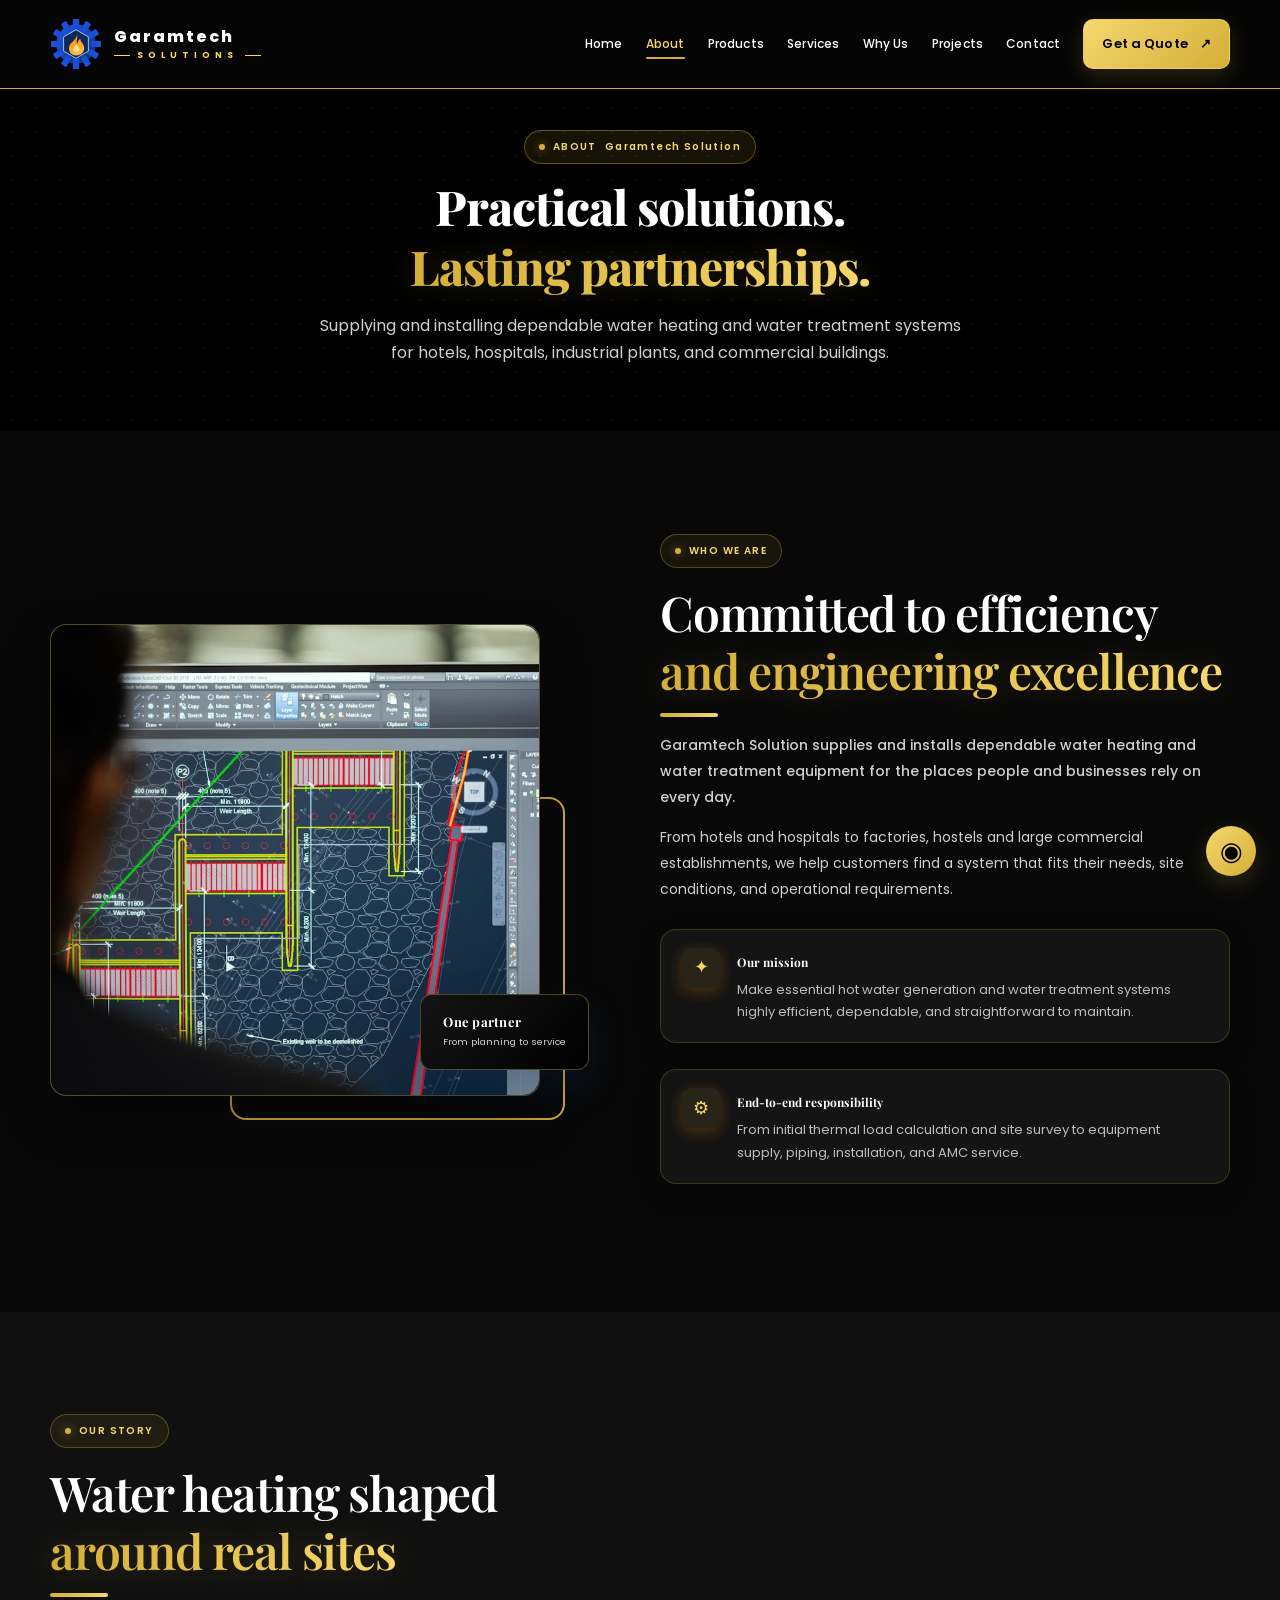
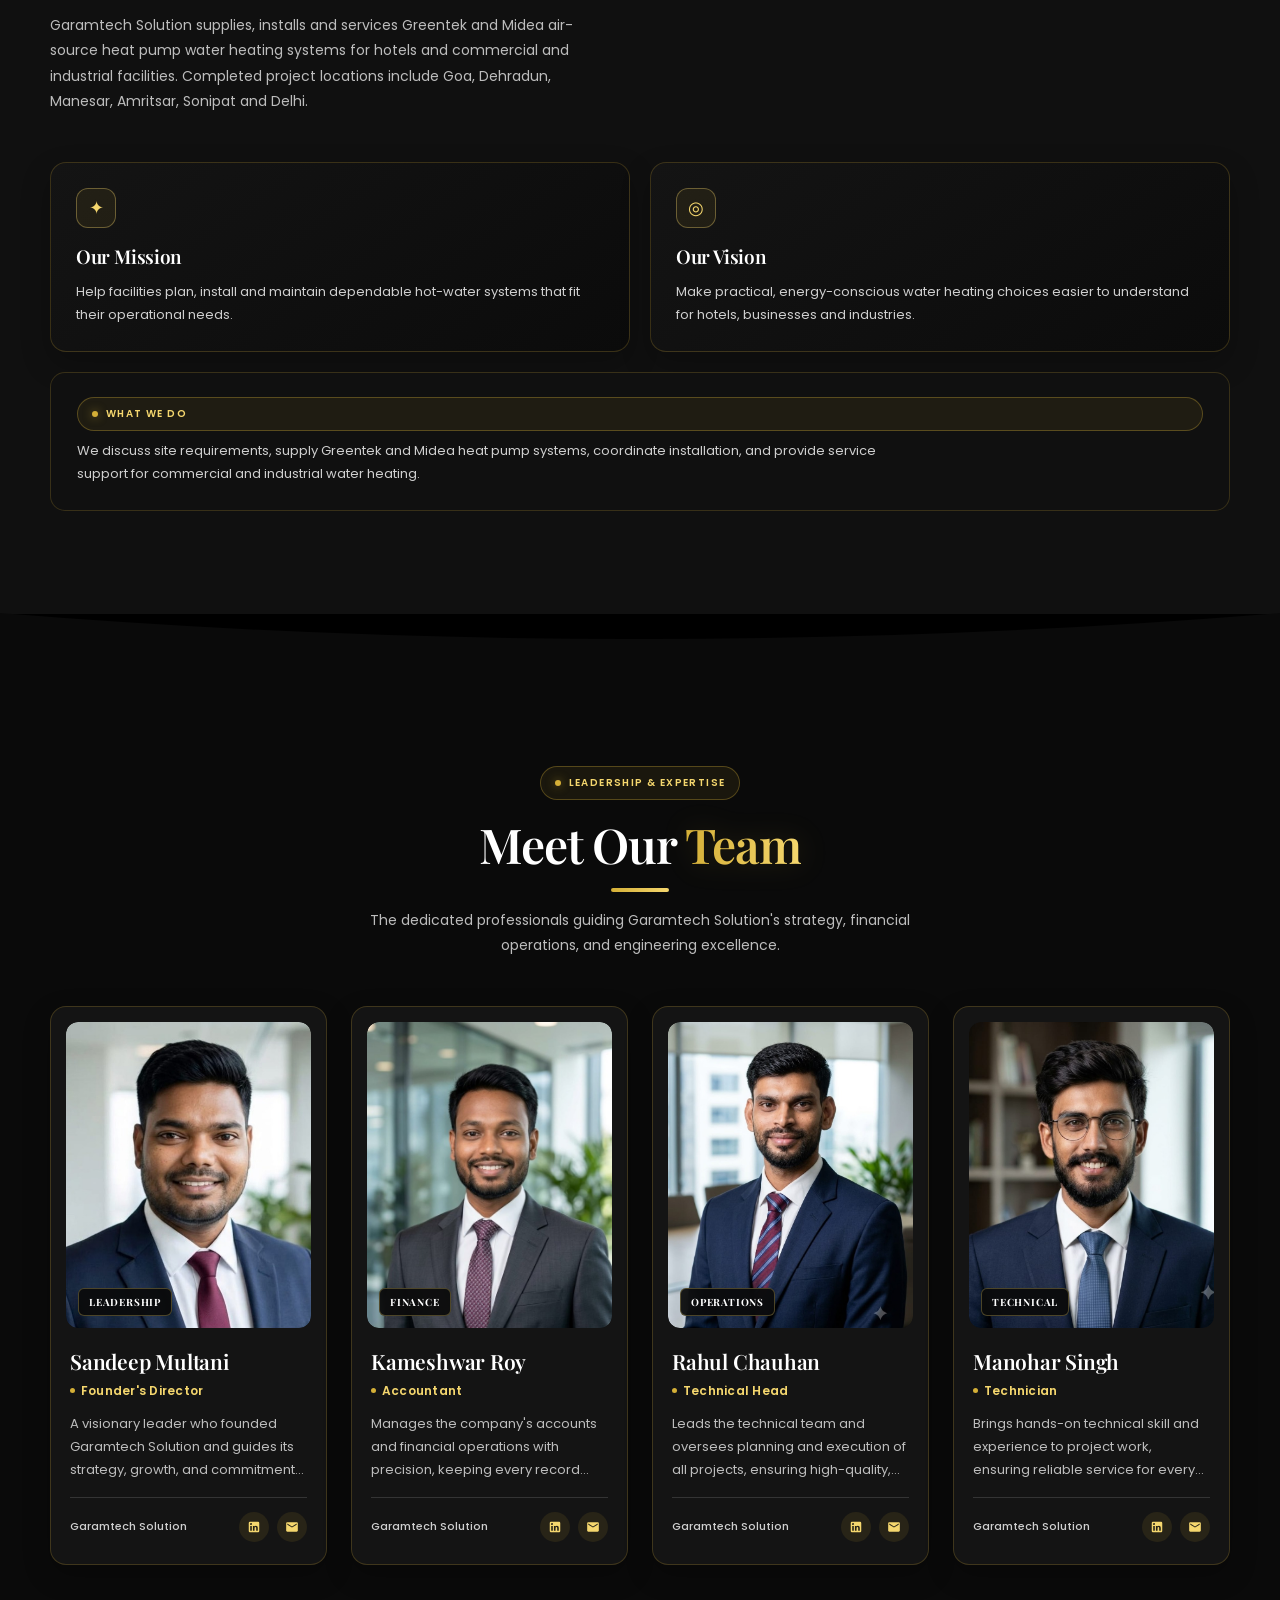
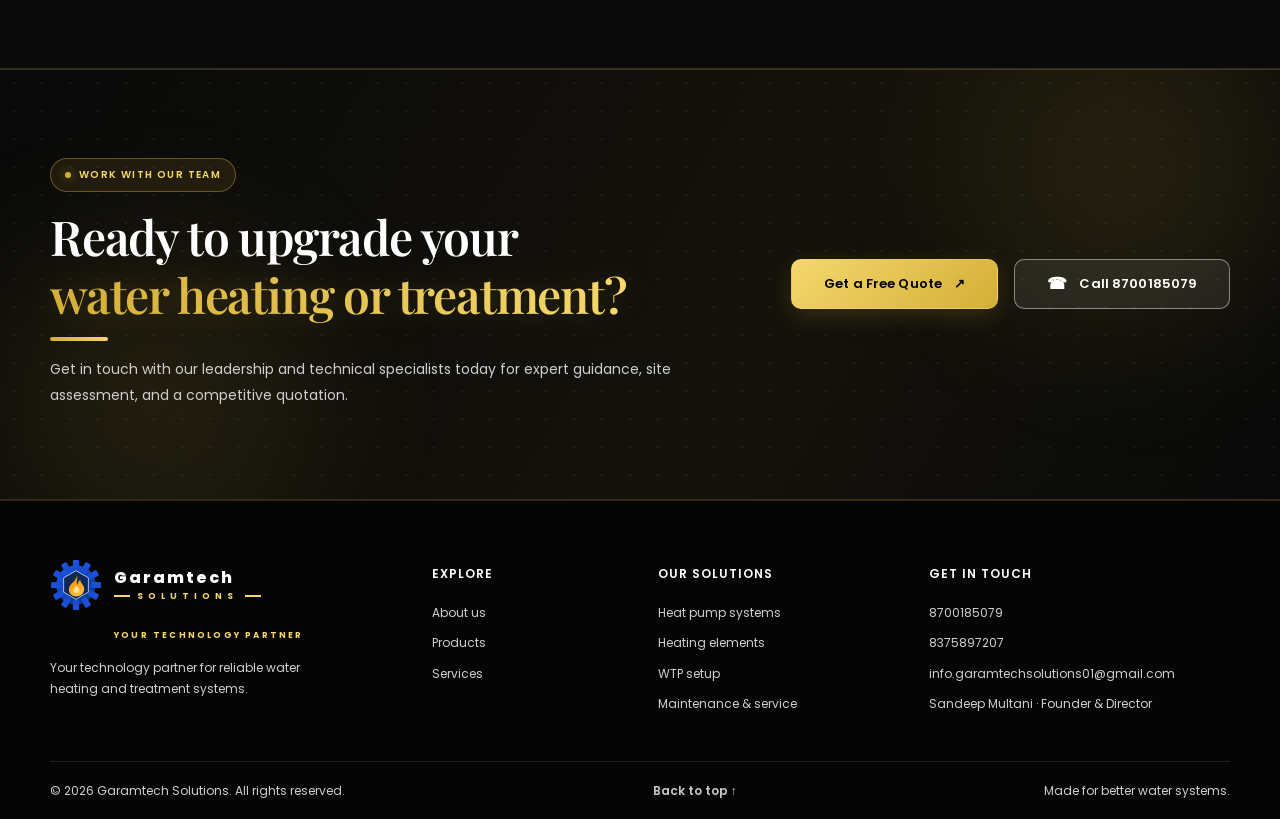
<file: about.html>
<!DOCTYPE html>
<html lang="en">
<head>
  <meta charset="UTF-8">
  <meta name="viewport" content="width=device-width, initial-scale=1.0">
  <title>About Us | Garamtech Solution - Meet Our Team</title>
  <meta name="description" content="Learn about Garamtech Solution and meet our dedicated leadership and engineering team. Reliable water heating and treatment solutions.">
  <link rel="icon" type="image/svg+xml" href="assets/images/logo-icon.svg">
  <link rel="preconnect" href="https://fonts.googleapis.com">
  <link rel="preconnect" href="https://fonts.gstatic.com" crossorigin>
  <link href="https://fonts.googleapis.com/css2?family=Playfair+Display:wght@600;700&family=Poppins:wght@400;500;600&display=swap" rel="stylesheet">
  <link rel="stylesheet" href="style.css">
  <script src="script.js" defer></script>
</head>
<body>
  <div class="scroll-progress-bar" id="scrollProgressBar" aria-hidden="true"></div>
  <a class="skip-link" href="#main">Skip to content</a>

  <!-- ==========================================================================
       SITE HEADER & NAVIGATION
       ========================================================================== -->
  <header class="site-header" id="top">
    <nav class="navbar container" aria-label="Main navigation">
      <a class="brand" href="index.html#home" aria-label="Garamtech Solutions home">
        <svg class="brand-mark" viewBox="0 0 100 100" fill="none" aria-hidden="true">
          <defs>
            <linearGradient id="nav-gear-gradient" x1="13" y1="8" x2="88" y2="94" gradientUnits="userSpaceOnUse"><stop stop-color="#1E5BFF"/><stop offset="1" stop-color="#0B2A5B"/></linearGradient>
            <linearGradient id="nav-flame-gradient" x1="39" y1="32" x2="63" y2="72" gradientUnits="userSpaceOnUse"><stop stop-color="#FF8A00"/><stop offset="1" stop-color="#FFC24A"/></linearGradient>
            <linearGradient id="nav-flame-highlight" x1="45" y1="47" x2="58" y2="67" gradientUnits="userSpaceOnUse"><stop stop-color="#FFF8D6"/><stop offset="1" stop-color="#FFD66E"/></linearGradient>
          </defs>
          <g fill="url(#nav-gear-gradient)">
            <circle cx="50" cy="50" r="38"/>
            <rect x="44" y="2" width="12" height="20" rx="2"/>
            <rect x="44" y="2" width="12" height="20" rx="2" transform="rotate(30 50 50)"/>
            <rect x="44" y="2" width="12" height="20" rx="2" transform="rotate(60 50 50)"/>
            <rect x="44" y="2" width="12" height="20" rx="2" transform="rotate(90 50 50)"/>
            <rect x="44" y="2" width="12" height="20" rx="2" transform="rotate(120 50 50)"/>
            <rect x="44" y="2" width="12" height="20" rx="2" transform="rotate(150 50 50)"/>
            <rect x="44" y="2" width="12" height="20" rx="2" transform="rotate(180 50 50)"/>
            <rect x="44" y="2" width="12" height="20" rx="2" transform="rotate(210 50 50)"/>
            <rect x="44" y="2" width="12" height="20" rx="2" transform="rotate(240 50 50)"/>
            <rect x="44" y="2" width="12" height="20" rx="2" transform="rotate(270 50 50)"/>
            <rect x="44" y="2" width="12" height="20" rx="2" transform="rotate(300 50 50)"/>
            <rect x="44" y="2" width="12" height="20" rx="2" transform="rotate(330 50 50)"/>
          </g>
          <path d="M50 22.5 73.82 36.25V63.75L50 77.5 26.18 63.75V36.25L50 22.5Z" fill="#0B2A5B" stroke="#C9D9FF" stroke-width="1.6"/>
          <path class="logo-flame" d="M51.7 31.5C54.7 39.5 48.4 43.1 53.1 49.1C53.4 44.8 56 41.9 58.2 39.5C58.1 46.3 65.8 49.6 65.8 57.7C65.8 66.1 59.2 71.9 50.8 71.9C42.5 71.9 36.4 66.2 36.4 58.6C36.4 51.7 41.1 47.8 45.7 43.1C49.5 39.2 51.8 35.4 51.7 31.5Z" fill="url(#nav-flame-gradient)"/>
          <path d="M50.1 51.3C48.5 54 45.4 56.4 45.4 60C45.4 63.4 47.8 65.8 51 65.8C54.3 65.8 56.6 63.4 56.6 60.2C56.6 57 53.5 54.2 50.1 51.3Z" fill="url(#nav-flame-highlight)"/>
        </svg>
        <span class="brand-copy"><strong class="brand-name">Garamtech</strong><small class="brand-subtitle">SOLUTIONS</small></span>
      </a>
      <button class="menu-toggle" type="button" aria-label="Open navigation menu" aria-expanded="false" aria-controls="primary-menu">
        <span></span><span></span><span></span>
      </button>
      <div class="nav-menu" id="primary-menu">
        <a href="index.html#home">Home</a>
        <a href="about.html" class="active" aria-current="page">About</a>
        <a href="index.html#products">Products</a>
        <a href="index.html#services">Services</a>
        <a href="index.html#why-us">Why Us</a>
        <a href="index.html#projects">Projects</a>
        <a href="index.html#contact">Contact</a>
        <a class="button button-small button-orange nav-quote" href="index.html#contact">Get a Quote <span aria-hidden="true">↗</span></a>
      </div>
    </nav>
  </header>

  <main id="main">
    <!-- ==========================================================================
         PAGE BANNER / HERO
         ========================================================================== -->
    <section class="page-header">
      <div class="container">
        <span class="eyebrow eyebrow-light"><i></i> ABOUT <span style="text-transform: none;">Garamtech Solution</span></span>
        <h1>Practical solutions.<br><span>Lasting partnerships.</span></h1>
        <p>Supplying and installing dependable water heating and water treatment systems for hotels, hospitals, industrial plants, and commercial buildings.</p>
      </div>
    </section>

    <!-- ==========================================================================
         ABOUT STORY & MISSION
         ========================================================================== -->
    <section class="section about-section" id="about-story">
      <div class="container about-grid">
        <div class="about-visual reveal">
          <div class="about-image image-frame">
            <img src="assets/images/heat-pump-working.jpg" alt="How a Heat Pump Works diagram" loading="lazy" onerror="this.onerror=null;this.src='assets/images/heat-pump-working.svg';">
          </div>
          <div class="about-badge"><strong>One partner</strong><span>From planning to service</span></div>
          <div class="about-decoration" aria-hidden="true"></div>
        </div>
        <div class="about-copy reveal">
          <span class="eyebrow"><i></i> WHO WE ARE</span>
          <h2>Committed to efficiency<br><span>and engineering excellence</span></h2>
          <p class="lead">Garamtech Solution supplies and installs dependable water heating and water treatment equipment for the places people and businesses rely on every day.</p>
          <p>From hotels and hospitals to factories, hostels and large commercial establishments, we help customers find a system that fits their needs, site conditions, and operational requirements.</p>
          <div class="mission-card">
            <span class="mission-icon" aria-hidden="true">✦</span>
            <div>
              <strong>Our mission</strong>
              <p>Make essential hot water generation and water treatment systems highly efficient, dependable, and straightforward to maintain.</p>
            </div>
          </div>
          <div class="mission-card">
            <span class="mission-icon" aria-hidden="true">⚙</span>
            <div>
              <strong>End-to-end responsibility</strong>
              <p>From initial thermal load calculation and site survey to equipment supply, piping, installation, and AMC service.</p>
            </div>
          </div>
        </div>
      </div>
    </section>

    <section class="section expanded-section expanded-section-soft" aria-labelledby="about-story-heading">
      <div class="container">
        <div class="section-heading reveal">
          <span class="eyebrow"><i></i> OUR STORY</span>
          <h2 id="about-story-heading">Water heating shaped<br><span>around real sites</span></h2>
          <p>Garamtech Solution supplies, installs and services Greentek and Midea air-source heat pump water heating systems for hotels and commercial and industrial facilities. Completed project locations include Goa, Dehradun, Manesar, Amritsar, Sonipat and Delhi.</p>
        </div>
        <div class="mission-vision-grid">
          <article class="detail-card reveal"><span class="detail-icon" aria-hidden="true">✦</span><h3>Our Mission</h3><p>Help facilities plan, install and maintain dependable hot-water systems that fit their operational needs.</p></article>
          <article class="detail-card reveal"><span class="detail-icon" aria-hidden="true">◎</span><h3>Our Vision</h3><p>Make practical, energy-conscious water heating choices easier to understand for hotels, businesses and industries.</p></article>
        </div>
        <div class="what-we-do-card reveal">
          <span class="eyebrow"><i></i> WHAT WE DO</span>
          <p>We discuss site requirements, supply Greentek and Midea heat pump systems, coordinate installation, and provide service support for commercial and industrial water heating.</p>
        </div>
      </div>
    </section>

    <div class="section-divider divider-about-products" aria-hidden="true">
      <svg viewBox="0 0 1440 40" fill="none" preserveAspectRatio="none"><path d="M0,0 Q720,40 1440,0 L1440,40 L0,40 Z" fill="#0a0a0a"/></svg>
    </div>

    <!-- ==========================================================================
         MEET OUR TEAM SECTION (EXCLUSIVE TO ABOUT PAGE)
         ========================================================================== -->
    <section class="section team-section" id="team" aria-labelledby="team-heading" style="background: #0a0a0a;">
      <div class="container">
        
        <div class="section-heading centered reveal">
          <span class="eyebrow"><i></i> LEADERSHIP &amp; EXPERTISE</span>
          <h2 id="team-heading">Meet Our <span>Team</span></h2>
          <p>The dedicated professionals guiding Garamtech Solution's strategy, financial operations, and engineering excellence.</p>
        </div>

        <div class="team-grid">

          <!-- Member 1: Sandeep Multani -->
          <article class="team-card reveal" tabindex="0">
            <div class="team-image-wrapper">
              <img 
                class="team-image" 
                src="assets/images/sandeep-multani.jpg" 
                alt="Photo of Sandeep Multani, Founder's Director" 
                loading="lazy"
              >
              <span class="team-badge">Leadership</span>
            </div>
            <div class="team-content">
              <h3 class="team-name">Sandeep Multani</h3>
              <p class="team-role">
                <span class="team-role-dot" aria-hidden="true"></span>
                Founder's Director
              </p>
              <p class="team-desc">
                A visionary leader who founded Garamtech Solution and guides its strategy, growth, and commitment to quality.
              </p>
              <div class="team-footer">
                <span class="team-company-tag">Garamtech Solution</span>
                <div class="team-socials" aria-label="Social profiles for Sandeep Multani">
                  <a href="index.html#contact" class="team-social-link" aria-label="LinkedIn profile">
                    <svg viewBox="0 0 24 24"><path d="M19 3a2 2 0 0 1 2 2v14a2 2 0 0 1-2 2H5a2 2 0 0 1-2-2V5a2 2 0 0 1 2-2h14m-.5 15.5v-5.3a3.26 3.26 0 0 0-3.26-3.26c-.85 0-1.84.52-2.28 1.3v-1.11h-2.79v8.37h2.79v-4.93c0-.77.62-1.4 1.39-1.4a1.4 1.4 0 0 1 1.4 1.4v4.93h2.75M6.88 8.56a1.68 1.68 0 0 0 1.68-1.68c0-.93-.75-1.69-1.68-1.69a1.69 1.69 0 0 0-1.69 1.69c0 .93.76 1.68 1.69 1.68m1.39 9.94v-8.37H5.5v8.37h2.77z"/></svg>
                  </a>
                  <a href="index.html#contact" class="team-social-link" aria-label="Contact email">
                    <svg viewBox="0 0 24 24"><path d="M20 4H4c-1.1 0-1.99.9-1.99 2L2 18c0 1.1.9 2 2 2h16c1.1 0 2-.9 2-2V6c0-1.1-.9-2-2-2zm0 4l-8 5-8-5V6l8 5 8-5v2z"/></svg>
                  </a>
                </div>
              </div>
            </div>
          </article>

          <!-- Member 2: Kameshwar Roy -->
          <article class="team-card reveal" tabindex="0">
            <div class="team-image-wrapper">
              <img 
                class="team-image" 
                src="assets/images/kameshwar-roy.jpg" 
                alt="Photo of Kameshwar Roy, Accountant" 
                loading="lazy"
              >
              <span class="team-badge">Finance</span>
            </div>
            <div class="team-content">
              <h3 class="team-name">Kameshwar Roy</h3>
              <p class="team-role">
                <span class="team-role-dot" aria-hidden="true"></span>
                Accountant
              </p>
              <p class="team-desc">
                Manages the company's accounts and financial operations with precision, keeping every record transparent and well organised.
              </p>
              <div class="team-footer">
                <span class="team-company-tag">Garamtech Solution</span>
                <div class="team-socials" aria-label="Social profiles for Kameshwar Roy">
                  <a href="index.html#contact" class="team-social-link" aria-label="LinkedIn profile">
                    <svg viewBox="0 0 24 24"><path d="M19 3a2 2 0 0 1 2 2v14a2 2 0 0 1-2 2H5a2 2 0 0 1-2-2V5a2 2 0 0 1 2-2h14m-.5 15.5v-5.3a3.26 3.26 0 0 0-3.26-3.26c-.85 0-1.84.52-2.28 1.3v-1.11h-2.79v8.37h2.79v-4.93c0-.77.62-1.4 1.39-1.4a1.4 1.4 0 0 1 1.4 1.4v4.93h2.75M6.88 8.56a1.68 1.68 0 0 0 1.68-1.68c0-.93-.75-1.69-1.68-1.69a1.69 1.69 0 0 0-1.69 1.69c0 .93.76 1.68 1.69 1.68m1.39 9.94v-8.37H5.5v8.37h2.77z"/></svg>
                  </a>
                  <a href="index.html#contact" class="team-social-link" aria-label="Contact email">
                    <svg viewBox="0 0 24 24"><path d="M20 4H4c-1.1 0-1.99.9-1.99 2L2 18c0 1.1.9 2 2 2h16c1.1 0 2-.9 2-2V6c0-1.1-.9-2-2-2zm0 4l-8 5-8-5V6l8 5 8-5v2z"/></svg>
                  </a>
                </div>
              </div>
            </div>
          </article>

          <!-- Member 3: Rahul Chauhan -->
          <article class="team-card reveal" tabindex="0">
            <div class="team-image-wrapper">
              <img 
                class="team-image" 
                src="assets/images/rahul-chauhan.jpg" 
                alt="Photo of Rahul Chauhan, Technical Head" 
                loading="lazy"
              >
              <span class="team-badge">Operations</span>
            </div>
            <div class="team-content">
              <h3 class="team-name">Rahul Chauhan</h3>
              <p class="team-role">
                <span class="team-role-dot" aria-hidden="true"></span>
                Technical Head
              </p>
              <p class="team-desc">
                Leads the technical team and oversees planning and execution of all projects, ensuring high-quality, on-time delivery.
              </p>
              <div class="team-footer">
                <span class="team-company-tag">Garamtech Solution</span>
                <div class="team-socials" aria-label="Social profiles for Rahul Chauhan">
                  <a href="index.html#contact" class="team-social-link" aria-label="LinkedIn profile">
                    <svg viewBox="0 0 24 24"><path d="M19 3a2 2 0 0 1 2 2v14a2 2 0 0 1-2 2H5a2 2 0 0 1-2-2V5a2 2 0 0 1 2-2h14m-.5 15.5v-5.3a3.26 3.26 0 0 0-3.26-3.26c-.85 0-1.84.52-2.28 1.3v-1.11h-2.79v8.37h2.79v-4.93c0-.77.62-1.4 1.39-1.4a1.4 1.4 0 0 1 1.4 1.4v4.93h2.75M6.88 8.56a1.68 1.68 0 0 0 1.68-1.68c0-.93-.75-1.69-1.68-1.69a1.69 1.69 0 0 0-1.69 1.69c0 .93.76 1.68 1.69 1.68m1.39 9.94v-8.37H5.5v8.37h2.77z"/></svg>
                  </a>
                  <a href="index.html#contact" class="team-social-link" aria-label="Contact email">
                    <svg viewBox="0 0 24 24"><path d="M20 4H4c-1.1 0-1.99.9-1.99 2L2 18c0 1.1.9 2 2 2h16c1.1 0 2-.9 2-2V6c0-1.1-.9-2-2-2zm0 4l-8 5-8-5V6l8 5 8-5v2z"/></svg>
                  </a>
                </div>
              </div>
            </div>
          </article>

          <!-- Member 4: Manohar Singh -->
          <article class="team-card reveal" tabindex="0">
            <div class="team-image-wrapper">
              <img 
                class="team-image" 
                src="assets/images/manohar-singh.jpg" 
                alt="Photo of Manohar Singh, Technician" 
                loading="lazy"
              >
              <span class="team-badge">Technical</span>
            </div>
            <div class="team-content">
              <h3 class="team-name">Manohar Singh</h3>
              <p class="team-role">
                <span class="team-role-dot" aria-hidden="true"></span>
                Technician
              </p>
              <p class="team-desc">
                Brings hands-on technical skill and experience to project work, ensuring reliable service for every client.
              </p>
              <div class="team-footer">
                <span class="team-company-tag">Garamtech Solution</span>
                <div class="team-socials" aria-label="Social profiles for Manohar Singh">
                  <a href="index.html#contact" class="team-social-link" aria-label="LinkedIn profile">
                    <svg viewBox="0 0 24 24"><path d="M19 3a2 2 0 0 1 2 2v14a2 2 0 0 1-2 2H5a2 2 0 0 1-2-2V5a2 2 0 0 1 2-2h14m-.5 15.5v-5.3a3.26 3.26 0 0 0-3.26-3.26c-.85 0-1.84.52-2.28 1.3v-1.11h-2.79v8.37h2.79v-4.93c0-.77.62-1.4 1.39-1.4a1.4 1.4 0 0 1 1.4 1.4v4.93h2.75M6.88 8.56a1.68 1.68 0 0 0 1.68-1.68c0-.93-.75-1.69-1.68-1.69a1.69 1.69 0 0 0-1.69 1.69c0 .93.76 1.68 1.69 1.68m1.39 9.94v-8.37H5.5v8.37h2.77z"/></svg>
                  </a>
                  <a href="index.html#contact" class="team-social-link" aria-label="Contact email">
                    <svg viewBox="0 0 24 24"><path d="M20 4H4c-1.1 0-1.99.9-1.99 2L2 18c0 1.1.9 2 2 2h16c1.1 0 2-.9 2-2V6c0-1.1-.9-2-2-2zm0 4l-8 5-8-5V6l8 5 8-5v2z"/></svg>
                  </a>
                </div>
              </div>
            </div>
          </article>

        </div>
      </div>
    </section>

    <!-- ==========================================================================
         CALL TO ACTION BANNER
         ========================================================================== -->
    <section class="cta-banner" aria-label="Get a free quote">
      <div class="cta-banner-pattern" aria-hidden="true"></div>
      <div class="container cta-banner-layout">
        <div class="cta-banner-copy reveal">
          <span class="eyebrow eyebrow-light"><i></i> WORK WITH OUR TEAM</span>
          <h2>Ready to upgrade your<br><span>water heating or treatment?</span></h2>
          <p>Get in touch with our leadership and technical specialists today for expert guidance, site assessment, and a competitive quotation.</p>
        </div>
        <div class="cta-banner-actions reveal">
          <a class="button button-orange button-large cta-quote-btn" href="index.html#contact">Get a Free Quote <span aria-hidden="true">↗</span></a>
          <a class="button button-outline-light button-large" href="tel:+918700185079"><span class="phone-symbol" aria-hidden="true">☎</span> Call 8700185079</a>
        </div>
      </div>
    </section>
  </main>

  <!-- ==========================================================================
       SITE FOOTER
       ========================================================================== -->
  <footer class="site-footer">
    <div class="container footer-main">
      <div class="footer-about">
        <a class="brand brand-footer" href="index.html#home" aria-label="Garamtech Solutions home">
          <svg class="brand-mark" viewBox="0 0 100 100" fill="none" aria-hidden="true">
            <defs>
              <linearGradient id="footer-gear-gradient" x1="13" y1="8" x2="88" y2="94" gradientUnits="userSpaceOnUse"><stop stop-color="#1E5BFF"/><stop offset="1" stop-color="#0B2A5B"/></linearGradient>
              <linearGradient id="footer-flame-gradient" x1="39" y1="32" x2="63" y2="72" gradientUnits="userSpaceOnUse"><stop stop-color="#FF8A00"/><stop offset="1" stop-color="#FFC24A"/></linearGradient>
              <linearGradient id="footer-flame-highlight" x1="45" y1="47" x2="58" y2="67" gradientUnits="userSpaceOnUse"><stop stop-color="#FFF8D6"/><stop offset="1" stop-color="#FFD66E"/></linearGradient>
            </defs>
            <g fill="url(#footer-gear-gradient)">
              <circle cx="50" cy="50" r="38"/>
              <rect x="44" y="2" width="12" height="20" rx="2"/>
              <rect x="44" y="2" width="12" height="20" rx="2" transform="rotate(30 50 50)"/>
              <rect x="44" y="2" width="12" height="20" rx="2" transform="rotate(60 50 50)"/>
              <rect x="44" y="2" width="12" height="20" rx="2" transform="rotate(90 50 50)"/>
              <rect x="44" y="2" width="12" height="20" rx="2" transform="rotate(120 50 50)"/>
              <rect x="44" y="2" width="12" height="20" rx="2" transform="rotate(150 50 50)"/>
              <rect x="44" y="2" width="12" height="20" rx="2" transform="rotate(180 50 50)"/>
              <rect x="44" y="2" width="12" height="20" rx="2" transform="rotate(210 50 50)"/>
              <rect x="44" y="2" width="12" height="20" rx="2" transform="rotate(240 50 50)"/>
              <rect x="44" y="2" width="12" height="20" rx="2" transform="rotate(270 50 50)"/>
              <rect x="44" y="2" width="12" height="20" rx="2" transform="rotate(300 50 50)"/>
              <rect x="44" y="2" width="12" height="20" rx="2" transform="rotate(330 50 50)"/>
            </g>
            <path d="M50 22.5 73.82 36.25V63.75L50 77.5 26.18 63.75V36.25L50 22.5Z" fill="#0B2A5B" stroke="#C9D9FF" stroke-width="1.6"/>
            <path class="logo-flame" d="M51.7 31.5C54.7 39.5 48.4 43.1 53.1 49.1C53.4 44.8 56 41.9 58.2 39.5C58.1 46.3 65.8 49.6 65.8 57.7C65.8 66.1 59.2 71.9 50.8 71.9C42.5 71.9 36.4 66.2 36.4 58.6C36.4 51.7 41.1 47.8 45.7 43.1C49.5 39.2 51.8 35.4 51.7 31.5Z" fill="url(#footer-flame-gradient)"/>
            <path d="M50.1 51.3C48.5 54 45.4 56.4 45.4 60C45.4 63.4 47.8 65.8 51 65.8C54.3 65.8 56.6 63.4 56.6 60.2C56.6 57 53.5 54.2 50.1 51.3Z" fill="url(#footer-flame-highlight)"/>
          </svg>
          <span class="brand-copy"><strong class="brand-name">Garamtech</strong><small class="brand-subtitle">SOLUTIONS</small></span>
        </a>
        <span class="footer-tagline">YOUR TECHNOLOGY PARTNER</span>
        <p>Your technology partner for reliable water heating and treatment systems.</p>
      </div>
      <div class="footer-links">
        <h3>Explore</h3>
        <a href="about.html">About us</a>
        <a href="index.html#products">Products</a>
        <a href="index.html#services">Services</a>
      </div>
      <div class="footer-links">
        <h3>Our solutions</h3>
        <a href="index.html#products">Heat pump systems</a>
        <a href="index.html#elements">Heating elements</a>
        <a href="index.html#services">WTP setup</a>
        <a href="index.html#services">Maintenance &amp; service</a>
      </div>
      <div class="footer-links footer-contact">
        <h3>Get in touch</h3>
        <a href="tel:+918700185079">8700185079</a>
        <a href="tel:+918375897207">8375897207</a>
        <a href="mailto:info.garamtechsolutions01@gmail.com">info.garamtechsolutions01@gmail.com</a>
        <span>Sandeep Multani · Founder &amp; Director</span>
      </div>
    </div>
    <div class="container footer-bottom">
      <span>© 2026 Garamtech Solutions. All rights reserved.</span>
      <a href="#top">Back to top ↑</a>
      <span>Made for better water systems.</span>
    </div>
  </footer>

  <a class="floating-whatsapp" href="https://wa.me/918700185079?text=Hello%20Garamtech%20Solutions%2C%20I%20would%20like%20to%20discuss%20a%20project." target="_blank" rel="noopener noreferrer" aria-label="Chat with Garamtech Solutions on WhatsApp"><span aria-hidden="true">◉</span></a>
  <button class="back-to-top" type="button" aria-label="Back to top">↑</button>
</body>
</html>
</file>
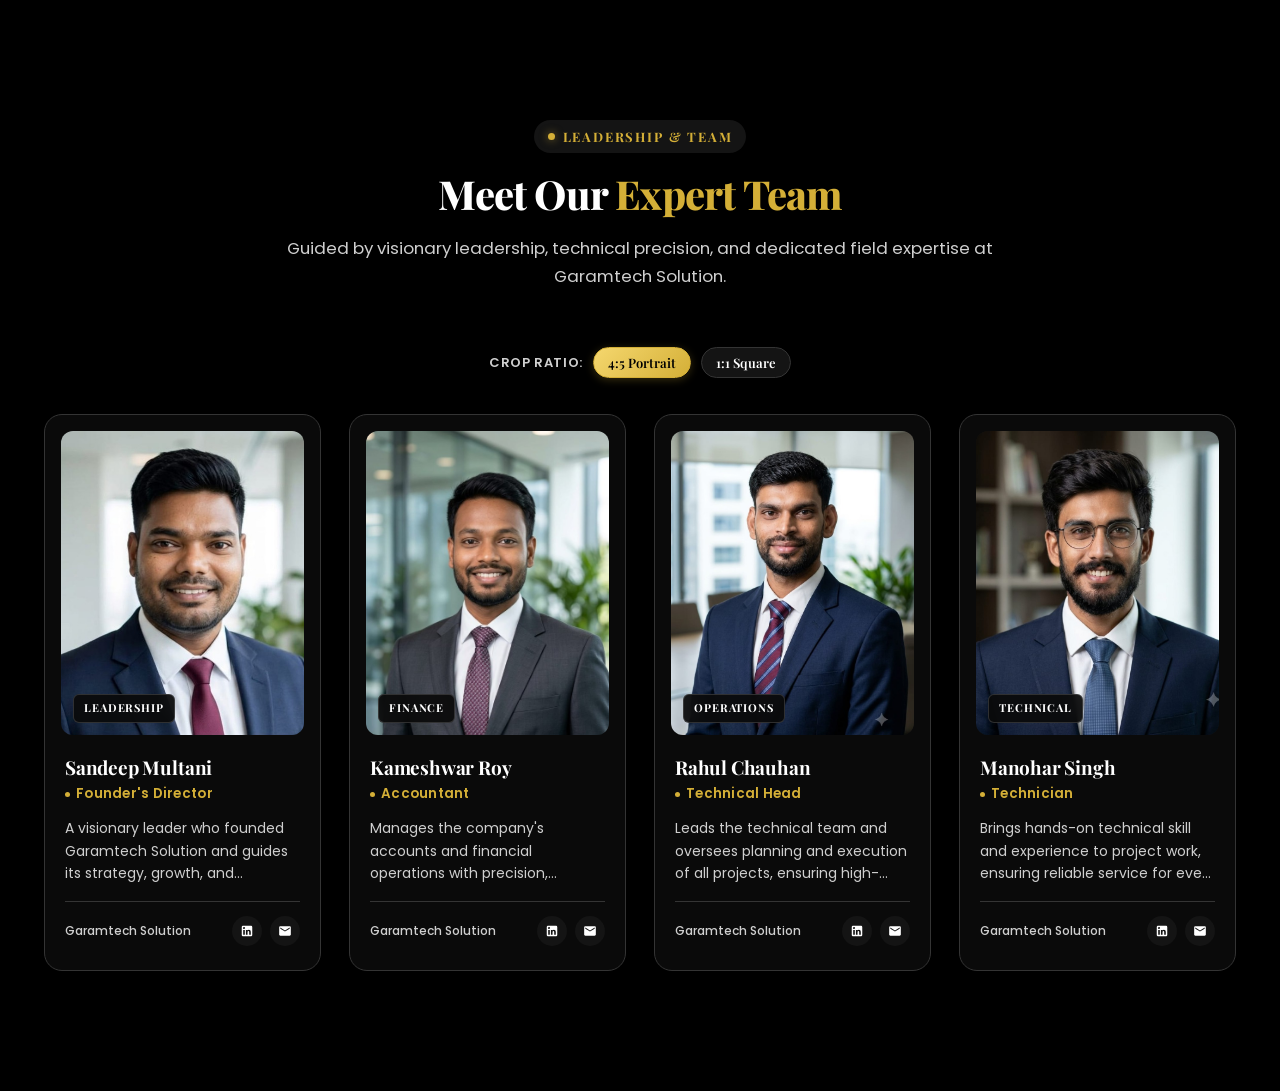
<file: team-section.html>
<!DOCTYPE html>
<html lang="en">
<head>
  <meta charset="UTF-8">
  <meta name="viewport" content="width=device-width, initial-scale=1.0">
  <title>Meet Our Team - Garamtech Solution</title>
  <link rel="preconnect" href="https://fonts.googleapis.com">
  <link rel="preconnect" href="https://fonts.gstatic.com" crossorigin>
  <link href="https://fonts.googleapis.com/css2?family=Playfair+Display:wght@600;700&family=Poppins:wght@400;500;600&display=swap" rel="stylesheet">
  <style>
    /* ==========================================================================
       BRAND DESIGN SYSTEM & VARIABLES
       ========================================================================== */
    :root {
      --team-black: #000000;
      --team-charcoal: #0a0a0a;
      --team-charcoal-light: #141414;
      --team-gold: #d4af37;
      --team-gold-light: #f5d76e;
      --team-navy: #ffffff;
      --team-navy-dark: #000000;
      --team-blue: #d4af37;
      --team-blue-light: #141414;
      --team-orange: #d4af37;
      --team-orange-warm: #f5d76e;
      --team-ink: #ffffff;
      --team-muted: #cfcfcf;
      --team-border: #343434;
      --team-bg-card: #0a0a0a;
      --team-bg-section: #000000;
      --team-font-heading: "Playfair Display", Georgia, serif;
      --team-font-body: "Poppins", -apple-system, BlinkMacSystemFont, "Segoe UI", Roboto, sans-serif;
      --team-radius-card: 18px;
      --team-radius-img: 12px;
      --team-shadow-card: 0 4px 18px rgba(0, 0, 0, 0.35), 0 1px 3px rgba(0, 0, 0, 0.25);
      --team-shadow-hover: 0 16px 36px rgba(212, 175, 55, 0.1), 0 4px 12px rgba(0, 0, 0, 0.35);
      --team-transition: all 0.35s cubic-bezier(0.25, 0.8, 0.25, 1);
    }

    * {
      box-sizing: border-box;
      margin: 0;
      padding: 0;
    }

    body {
      font-family: var(--team-font-body);
      color: var(--team-ink);
      background-color: var(--team-bg-section);
      line-height: 1.65;
      padding: 40px 20px;
    }

    /* ==========================================================================
       MEET OUR TEAM SECTION
       ========================================================================== */
    .team-section {
      padding: 80px 0;
      background: var(--team-bg-section);
      position: relative;
      overflow: hidden;
    }

    .team-container {
      width: min(1200px, 100% - 48px);
      margin-inline: auto;
    }

    /* Section Header */
    .team-header {
      text-align: center;
      max-width: 720px;
      margin: 0 auto 56px auto;
    }

    .team-eyebrow {
      display: inline-flex;
      align-items: center;
      gap: 8px;
      font-family: var(--team-font-heading);
      font-size: 0.8125rem;
      font-weight: 700;
      letter-spacing: 0.14em;
      text-transform: uppercase;
      color: var(--team-blue);
      background: var(--team-blue-light);
      padding: 6px 14px;
      border-radius: 999px;
      margin-bottom: 16px;
    }

    .team-eyebrow i {
      display: inline-block;
      width: 7px;
      height: 7px;
      border-radius: 50%;
      background: var(--team-orange);
      box-shadow: 0 0 8px rgba(212, 175, 55, 0.6);
    }

    .team-title {
      font-family: var(--team-font-heading);
      font-size: clamp(1.85rem, 3.5vw, 2.5rem);
      font-weight: 800;
      color: var(--team-navy);
      line-height: 1.25;
      letter-spacing: -0.02em;
      margin-bottom: 16px;
    }

    .team-title span {
      color: var(--team-blue);
      position: relative;
      display: inline-block;
    }

    .team-subtitle {
      font-size: clamp(0.95rem, 1.5vw, 1.05rem);
      color: var(--team-muted);
      line-height: 1.65;
    }

    /* ==========================================================================
       TEAM GRID: 4 cols Desktop | 2 cols Tablet | 1 col Mobile
       ========================================================================== */
    .team-grid {
      display: grid;
      grid-template-columns: repeat(4, 1fr);
      gap: 28px;
    }

    /* ==========================================================================
       TEAM CARD COMPONENT
       ========================================================================== */
    .team-card {
      background: var(--team-bg-card);
      border: 1px solid var(--team-border);
      border-radius: var(--team-radius-card);
      padding: 16px 16px 24px 16px;
      display: flex;
      flex-direction: column;
      box-shadow: var(--team-shadow-card);
      transition: var(--team-transition);
      position: relative;
      overflow: hidden;
      outline: none;
    }

    /* Subtle top accent bar on card */
    .team-card::before {
      content: "";
      position: absolute;
      top: 0;
      left: 0;
      right: 0;
      height: 3px;
      background: linear-gradient(90deg, var(--team-orange), var(--team-blue));
      opacity: 0;
      transition: opacity 0.35s ease;
    }

    /* Subtle hover effect: slight lift & soft shadow */
    .team-card:hover,
    .team-card:focus-visible {
      transform: translateY(-7px);
      box-shadow: var(--team-shadow-hover);
      border-color: rgba(245, 215, 110, 0.5);
    }

    .team-card:hover::before,
    .team-card:focus-visible::before {
      opacity: 1;
    }

    /* Image Wrapper: Uniform Crop (4:5 ratio, face-centered) */
    .team-image-wrapper {
      position: relative;
      width: 100%;
      aspect-ratio: 4 / 5;
      border-radius: var(--team-radius-img);
      overflow: hidden;
      background-color: var(--team-charcoal-light);
      margin-bottom: 20px;
    }

    .team-image {
      width: 100%;
      height: 100%;
      object-fit: cover;
      object-position: center 20%;
      display: block;
      transition: transform 0.6s cubic-bezier(0.16, 1, 0.3, 1);
    }

    /* Individual face alignment overrides for optimal portrait framing */
    .team-card:nth-child(1) .team-image {
      object-position: center 25%;
    }
    .team-card:nth-child(2) .team-image {
      object-position: center 15%;
    }
    .team-card:nth-child(3) .team-image {
      object-position: center 15%;
    }
    .team-card:nth-child(4) .team-image {
      object-position: center 20%;
    }

    .team-card:hover .team-image,
    .team-card:focus-visible .team-image {
      transform: scale(1.04);
    }

    /* Subtle badge/pill on card */
    .team-badge {
      position: absolute;
      bottom: 12px;
      left: 12px;
      background: rgba(10, 10, 10, 0.92);
      backdrop-filter: blur(8px);
      -webkit-backdrop-filter: blur(8px);
      color: #ffffff;
      font-family: var(--team-font-heading);
      font-size: 0.6875rem;
      font-weight: 700;
      letter-spacing: 0.08em;
      text-transform: uppercase;
      padding: 4px 10px;
      border-radius: 6px;
      border: 1px solid rgba(255, 255, 255, 0.15);
      pointer-events: none;
    }

    /* Card Content */
    .team-content {
      display: flex;
      flex-direction: column;
      flex-grow: 1;
      padding: 0 4px;
    }

    .team-name {
      font-family: var(--team-font-heading);
      font-size: 1.1875rem;
      font-weight: 700;
      color: var(--team-navy);
      line-height: 1.3;
      margin-bottom: 4px;
      letter-spacing: -0.01em;
    }

    .team-role {
      font-size: 0.84rem;
      font-weight: 600;
      color: var(--team-blue);
      letter-spacing: 0.02em;
      margin-bottom: 12px;
      display: flex;
      align-items: center;
      gap: 6px;
    }

    .team-role-dot {
      display: inline-block;
      width: 5px;
      height: 5px;
      border-radius: 50%;
      background: var(--team-orange);
    }

    .team-desc {
      font-size: 0.875rem;
      color: var(--team-muted);
      line-height: 1.6;
      margin-bottom: 16px;
      flex-grow: 1;
      /* Clean 3-line clamp */
      display: -webkit-box;
      -webkit-line-clamp: 3;
      -webkit-box-orient: vertical;
      overflow: hidden;
    }

    /* Decorative Footer: subtle divider & social/contact icon pills */
    .team-footer {
      display: flex;
      align-items: center;
      justify-content: space-between;
      padding-top: 14px;
      border-top: 1px solid var(--team-border);
      margin-top: auto;
    }

    .team-company-tag {
      font-size: 0.75rem;
      font-weight: 500;
      color: var(--team-muted);
    }

    .team-socials {
      display: flex;
      gap: 8px;
    }

    .team-social-link {
      width: 30px;
      height: 30px;
      border-radius: 50%;
      background: var(--team-charcoal-light);
      color: var(--team-navy);
      display: flex;
      align-items: center;
      justify-content: center;
      text-decoration: none;
      transition: var(--team-transition);
    }

    .team-social-link:hover {
      background: linear-gradient(135deg, var(--team-gold-light), var(--team-gold));
      color: var(--team-black);
      transform: translateY(-2px);
    }

    .team-social-link svg {
      width: 14px;
      height: 14px;
      fill: currentColor;
    }

    /* ==========================================================================
       ENTRANCE ANIMATION (Intersection Observer)
       ========================================================================== */
    .team-card.reveal-item {
      opacity: 0;
      transform: translateY(24px);
      transition: opacity 0.6s cubic-bezier(0.2, 0.8, 0.2, 1),
                  transform 0.6s cubic-bezier(0.2, 0.8, 0.2, 1);
    }

    .team-card.reveal-item.is-visible {
      opacity: 1;
      transform: translateY(0);
    }

    /* ==========================================================================
       RESPONSIVE BREAKPOINTS
       ========================================================================== */
    /* Tablet: 2 Columns */
    @media (max-width: 1024px) {
      .team-grid {
        grid-template-columns: repeat(2, 1fr);
        gap: 24px;
      }
      .team-header {
        margin-bottom: 44px;
      }
    }

    /* Mobile: 1 Column */
    @media (max-width: 600px) {
      .team-section {
        padding: 56px 0;
      }
      .team-grid {
        grid-template-columns: 1fr;
        max-width: 420px;
        margin-inline: auto;
        gap: 20px;
      }
      .team-card {
        padding: 14px 14px 20px 14px;
      }
      .team-image-wrapper {
        margin-bottom: 16px;
      }
    }

    /* Demo Controls */
    .team-demo-toolbar {
      display: flex;
      align-items: center;
      justify-content: center;
      gap: 10px;
      margin-bottom: 36px;
    }
    .toolbar-label {
      font-size: 0.8125rem;
      font-weight: 600;
      color: var(--team-muted);
      text-transform: uppercase;
      letter-spacing: 0.05em;
    }
    .ratio-toggle {
      background: var(--team-charcoal-light);
      border: 1px solid var(--team-border);
      color: var(--team-ink);
      font-family: var(--team-font-heading);
      font-size: 0.8125rem;
      font-weight: 600;
      padding: 6px 14px;
      border-radius: 999px;
      cursor: pointer;
      transition: all 0.2s ease;
    }
    .ratio-toggle:hover {
      border-color: var(--team-blue);
      color: var(--team-gold-light);
    }
    .ratio-toggle.active {
      background: linear-gradient(135deg, var(--team-gold-light), var(--team-gold));
      border-color: var(--team-gold);
      color: var(--team-black);
      box-shadow: 0 2px 8px rgba(212, 175, 55, 0.25);
    }
    .team-grid.crop-square .team-image-wrapper {
      aspect-ratio: 1 / 1;
    }
  </style>
</head>
<body>

  <!-- ==========================================================================
       MEET OUR TEAM SECTION
       ========================================================================== -->
  <section class="team-section" id="team" aria-labelledby="team-heading">
    <div class="team-container">
      
      <!-- Section Header -->
      <div class="team-header">
        <span class="team-eyebrow">
          <i aria-hidden="true"></i> Leadership &amp; Team
        </span>
        <h2 id="team-heading" class="team-title">
          Meet Our <span>Expert Team</span>
        </h2>
        <p class="team-subtitle">
          Guided by visionary leadership, technical precision, and dedicated field expertise at Garamtech Solution.
        </p>
      </div>

      <!-- Demo Aspect Ratio Switcher (Demo controls to preview 4:5 vs 1:1) -->
      <div class="team-demo-toolbar" aria-label="Demo Aspect Ratio Switcher">
        <span class="toolbar-label">Crop Ratio:</span>
        <button type="button" class="ratio-toggle active" data-ratio="portrait">4:5 Portrait</button>
        <button type="button" class="ratio-toggle" data-ratio="square">1:1 Square</button>
      </div>

      <!-- Team Members Grid (4 Columns Desktop, 2 Tablet, 1 Mobile) -->
      <div class="team-grid">

        <!-- Member 1: Sandeep Multani -->
        <article class="team-card reveal-item" tabindex="0">
          <div class="team-image-wrapper">
            <img 
              class="team-image" 
              src="assets/images/sandeep-multani.jpg" 
              alt="Photo of Sandeep Multani, Founder's Director" 
              loading="lazy"
            >
            <span class="team-badge">Leadership</span>
          </div>
          <div class="team-content">
            <h3 class="team-name">Sandeep Multani</h3>
            <p class="team-role">
              <span class="team-role-dot" aria-hidden="true"></span>
              Founder's Director
            </p>
            <p class="team-desc">
              A visionary leader who founded Garamtech Solution and guides its strategy, growth, and commitment to quality.
            </p>
            <div class="team-footer">
              <span class="team-company-tag">Garamtech Solution</span>
              <div class="team-socials" aria-label="Social profiles for Sandeep Multani">
                <a href="#contact" class="team-social-link" aria-label="LinkedIn profile">
                  <svg viewBox="0 0 24 24"><path d="M19 3a2 2 0 0 1 2 2v14a2 2 0 0 1-2 2H5a2 2 0 0 1-2-2V5a2 2 0 0 1 2-2h14m-.5 15.5v-5.3a3.26 3.26 0 0 0-3.26-3.26c-.85 0-1.84.52-2.28 1.3v-1.11h-2.79v8.37h2.79v-4.93c0-.77.62-1.4 1.39-1.4a1.4 1.4 0 0 1 1.4 1.4v4.93h2.75M6.88 8.56a1.68 1.68 0 0 0 1.68-1.68c0-.93-.75-1.69-1.68-1.69a1.69 1.69 0 0 0-1.69 1.69c0 .93.76 1.68 1.69 1.68m1.39 9.94v-8.37H5.5v8.37h2.77z"/></svg>
                </a>
                <a href="#contact" class="team-social-link" aria-label="Contact email">
                  <svg viewBox="0 0 24 24"><path d="M20 4H4c-1.1 0-1.99.9-1.99 2L2 18c0 1.1.9 2 2 2h16c1.1 0 2-.9 2-2V6c0-1.1-.9-2-2-2zm0 4l-8 5-8-5V6l8 5 8-5v2z"/></svg>
                </a>
              </div>
            </div>
          </div>
        </article>

        <!-- Member 2: Kameshwar Roy -->
        <article class="team-card reveal-item" tabindex="0">
          <div class="team-image-wrapper">
            <img 
              class="team-image" 
              src="assets/images/kameshwar-roy.jpg" 
              alt="Photo of Kameshwar Roy, Accountant" 
              loading="lazy"
            >
            <span class="team-badge">Finance</span>
          </div>
          <div class="team-content">
            <h3 class="team-name">Kameshwar Roy</h3>
            <p class="team-role">
              <span class="team-role-dot" aria-hidden="true"></span>
              Accountant
            </p>
            <p class="team-desc">
              Manages the company's accounts and financial operations with precision, keeping every record transparent and well organised.
            </p>
            <div class="team-footer">
              <span class="team-company-tag">Garamtech Solution</span>
              <div class="team-socials" aria-label="Social profiles for Kameshwar Roy">
                <a href="#contact" class="team-social-link" aria-label="LinkedIn profile">
                  <svg viewBox="0 0 24 24"><path d="M19 3a2 2 0 0 1 2 2v14a2 2 0 0 1-2 2H5a2 2 0 0 1-2-2V5a2 2 0 0 1 2-2h14m-.5 15.5v-5.3a3.26 3.26 0 0 0-3.26-3.26c-.85 0-1.84.52-2.28 1.3v-1.11h-2.79v8.37h2.79v-4.93c0-.77.62-1.4 1.39-1.4a1.4 1.4 0 0 1 1.4 1.4v4.93h2.75M6.88 8.56a1.68 1.68 0 0 0 1.68-1.68c0-.93-.75-1.69-1.68-1.69a1.69 1.69 0 0 0-1.69 1.69c0 .93.76 1.68 1.69 1.68m1.39 9.94v-8.37H5.5v8.37h2.77z"/></svg>
                </a>
                <a href="#contact" class="team-social-link" aria-label="Contact email">
                  <svg viewBox="0 0 24 24"><path d="M20 4H4c-1.1 0-1.99.9-1.99 2L2 18c0 1.1.9 2 2 2h16c1.1 0 2-.9 2-2V6c0-1.1-.9-2-2-2zm0 4l-8 5-8-5V6l8 5 8-5v2z"/></svg>
                </a>
              </div>
            </div>
          </div>
        </article>

        <!-- Member 3: Rahul Chauhan -->
        <article class="team-card reveal-item" tabindex="0">
          <div class="team-image-wrapper">
            <img 
              class="team-image" 
              src="assets/images/rahul-chauhan.jpg" 
              alt="Photo of Rahul Chauhan, Technical Head" 
              loading="lazy"
            >
            <span class="team-badge">Operations</span>
          </div>
          <div class="team-content">
            <h3 class="team-name">Rahul Chauhan</h3>
            <p class="team-role">
              <span class="team-role-dot" aria-hidden="true"></span>
              Technical Head
            </p>
            <p class="team-desc">
              Leads the technical team and oversees planning and execution of all projects, ensuring high-quality, on-time delivery.
            </p>
            <div class="team-footer">
              <span class="team-company-tag">Garamtech Solution</span>
              <div class="team-socials" aria-label="Social profiles for Rahul Chauhan">
                <a href="#contact" class="team-social-link" aria-label="LinkedIn profile">
                  <svg viewBox="0 0 24 24"><path d="M19 3a2 2 0 0 1 2 2v14a2 2 0 0 1-2 2H5a2 2 0 0 1-2-2V5a2 2 0 0 1 2-2h14m-.5 15.5v-5.3a3.26 3.26 0 0 0-3.26-3.26c-.85 0-1.84.52-2.28 1.3v-1.11h-2.79v8.37h2.79v-4.93c0-.77.62-1.4 1.39-1.4a1.4 1.4 0 0 1 1.4 1.4v4.93h2.75M6.88 8.56a1.68 1.68 0 0 0 1.68-1.68c0-.93-.75-1.69-1.68-1.69a1.69 1.69 0 0 0-1.69 1.69c0 .93.76 1.68 1.69 1.68m1.39 9.94v-8.37H5.5v8.37h2.77z"/></svg>
                </a>
                <a href="#contact" class="team-social-link" aria-label="Contact email">
                  <svg viewBox="0 0 24 24"><path d="M20 4H4c-1.1 0-1.99.9-1.99 2L2 18c0 1.1.9 2 2 2h16c1.1 0 2-.9 2-2V6c0-1.1-.9-2-2-2zm0 4l-8 5-8-5V6l8 5 8-5v2z"/></svg>
                </a>
              </div>
            </div>
          </div>
        </article>

        <!-- Member 4: Manohar Singh -->
        <article class="team-card reveal-item" tabindex="0">
          <div class="team-image-wrapper">
            <img 
              class="team-image" 
              src="assets/images/manohar-singh.jpg" 
              alt="Photo of Manohar Singh, Technician" 
              loading="lazy"
            >
            <span class="team-badge">Technical</span>
          </div>
          <div class="team-content">
            <h3 class="team-name">Manohar Singh</h3>
            <p class="team-role">
              <span class="team-role-dot" aria-hidden="true"></span>
              Technician
            </p>
            <p class="team-desc">
              Brings hands-on technical skill and experience to project work, ensuring reliable service for every client.
            </p>
            <div class="team-footer">
              <span class="team-company-tag">Garamtech Solution</span>
              <div class="team-socials" aria-label="Social profiles for Manohar Singh">
                <a href="#contact" class="team-social-link" aria-label="LinkedIn profile">
                  <svg viewBox="0 0 24 24"><path d="M19 3a2 2 0 0 1 2 2v14a2 2 0 0 1-2 2H5a2 2 0 0 1-2-2V5a2 2 0 0 1 2-2h14m-.5 15.5v-5.3a3.26 3.26 0 0 0-3.26-3.26c-.85 0-1.84.52-2.28 1.3v-1.11h-2.79v8.37h2.79v-4.93c0-.77.62-1.4 1.39-1.4a1.4 1.4 0 0 1 1.4 1.4v4.93h2.75M6.88 8.56a1.68 1.68 0 0 0 1.68-1.68c0-.93-.75-1.69-1.68-1.69a1.69 1.69 0 0 0-1.69 1.69c0 .93.76 1.68 1.69 1.68m1.39 9.94v-8.37H5.5v8.37h2.77z"/></svg>
                </a>
                <a href="#contact" class="team-social-link" aria-label="Contact email">
                  <svg viewBox="0 0 24 24"><path d="M20 4H4c-1.1 0-1.99.9-1.99 2L2 18c0 1.1.9 2 2 2h16c1.1 0 2-.9 2-2V6c0-1.1-.9-2-2-2zm0 4l-8 5-8-5V6l8 5 8-5v2z"/></svg>
                </a>
              </div>
            </div>
          </div>
        </article>

      </div>
    </div>
  </section>

  <!-- ==========================================================================
       JAVASCRIPT: Staggered Scroll Reveal & Interactions
       ========================================================================== -->
  <script>
    document.addEventListener("DOMContentLoaded", () => {
      const teamCards = document.querySelectorAll(".team-card.reveal-item");

      if ("IntersectionObserver" in window) {
        const teamObserver = new IntersectionObserver(
          (entries, observer) => {
            entries.forEach((entry) => {
              if (entry.isIntersecting) {
                // Determine staggered delay based on card index
                const index = Array.from(teamCards).indexOf(entry.target);
                entry.target.style.transitionDelay = `${(index % 4) * 110}ms`;
                entry.target.classList.add("is-visible");
                observer.unobserve(entry.target);
              }
            });
          },
          {
            threshold: 0.15,
            rootMargin: "0px 0px -40px 0px"
          }
        );

        teamCards.forEach((card) => teamObserver.observe(card));
      } else {
        // Fallback for browsers without IntersectionObserver
        teamCards.forEach((card) => card.classList.add("is-visible"));
      }

      // Demo: Toggle Crop Ratio (4:5 Portrait vs 1:1 Square)
      const ratioButtons = document.querySelectorAll(".ratio-toggle");
      const teamGrid = document.querySelector(".team-grid");
      if (ratioButtons.length && teamGrid) {
        ratioButtons.forEach((btn) => {
          btn.addEventListener("click", () => {
            ratioButtons.forEach((b) => b.classList.remove("active"));
            btn.classList.add("active");
            const isSquare = btn.dataset.ratio === "square";
            teamGrid.classList.toggle("crop-square", isSquare);
          });
        });
      }
    });
  </script>
</body>
</html>
</file>
<file: style.css>
:root {
  --site-header-height: 89px;
  --theme-black: #000000;
  --theme-charcoal: #0a0a0a;
  --theme-charcoal-light: #141414;
  --theme-gold: #d4af37;
  --theme-gold-light: #f5d76e;
  --theme-white: #ffffff;
  --theme-muted: #cfcfcf;
  --theme-border: #343434;
  --navy: #0b2a5b;
  --navy-deep: #071c40;
  --navy-darkest: #040f22;
  --blue: #1e5bff;
  --blue-vibrant: #2a69ff;
  --blue-light: #38bdf8;
  --blue-soft: #edf4ff;
  --orange: #ff8a00;
  --orange-light: #ffa834;
  --orange-warm: #ffc24a;
  --ink: #12233f;
  --muted: #5e6f88;
  --line: #e2eaf4;
  --pale: #f2f6fa;
  --warm-tint: #fcf8f3;
  --white: #ffffff;
  --heading: "Playfair Display", Georgia, serif;
  --body: "Poppins", sans-serif;
  --shadow-sm: 0 4px 14px rgba(11, 42, 91, 0.05);
  --shadow-md: 0 12px 35px rgba(11, 42, 91, 0.08);
  --shadow-lg: 0 24px 55px rgba(11, 42, 91, 0.13);
  --shadow-glow-blue: 0 0 30px rgba(30, 91, 255, 0.4);
  --shadow-glow-orange: 0 0 30px rgba(255, 138, 0, 0.4);
}

* { box-sizing: border-box; }
html {
  scroll-behavior: smooth;
  scroll-padding-top: var(--site-header-height);
}
body {
  margin: 0;
  color: var(--ink);
  background: var(--white);
  font: 400 14px/1.75 var(--body);
  -webkit-font-smoothing: antialiased;
  -moz-osx-font-smoothing: grayscale;
  overflow-x: hidden;
}
img {
  display: block;
  max-width: 100%;
  border-radius: inherit;
  object-fit: cover;
  transition: transform 0.55s cubic-bezier(0.16, 1, 0.3, 1);
}
a { color: inherit; text-decoration: none; }
button, input, select, textarea { font: inherit; }
button, a { -webkit-tap-highlight-color: transparent; }
button { color: inherit; }
.container {
  width: min(1180px, calc(100% - 48px));
  margin-inline: auto;
}
:focus-visible {
  outline: 3px solid var(--orange-light);
  outline-offset: 3px;
}

/* ==========================================================================
   SCROLL PROGRESS BAR
   ========================================================================== */
.scroll-progress-bar {
  position: fixed;
  top: var(--site-header-height);
  left: 0;
  height: 3.5px;
  width: 0%;
  background: linear-gradient(90deg, #ff8a00, #ffa834, #1e5bff, #38bdf8);
  z-index: 1099;
  transition: width 0.1s ease-out;
  box-shadow: 0 0 12px rgba(255, 138, 0, 0.75);
}

.skip-link {
  position: fixed;
  z-index: 1200;
  top: 10px;
  left: 10px;
  padding: 10px 18px;
  color: white;
  background: var(--navy-deep);
  border-radius: 6px;
  font-weight: 600;
  box-shadow: var(--shadow-md);
  transform: translateY(-160%);
  transition: transform 0.25s ease;
}
.skip-link:focus { transform: translateY(0); }

/* ==========================================================================
   SITE HEADER & NAVIGATION
   ========================================================================== */
.site-header {
  position: fixed;
  z-index: 1100;
  inset: 0 0 auto;
  width: 100%;
  color: var(--white);
  background: #050505;
  border-bottom: 1px solid #d4af37;
  box-shadow: none;
  backdrop-filter: none;
  -webkit-backdrop-filter: none;
  transition: none;
}
.navbar {
  display: flex;
  align-items: center;
  justify-content: space-between;
  min-height: 84px;
  gap: 24px;
}
.brand {
  display: inline-flex;
  align-items: center;
  gap: 12px;
  flex: 0 0 auto;
}
.brand-mark {
  display: block;
  width: 52px;
  height: 52px;
  overflow: visible;
  transition: transform 0.25s ease;
}
.brand-copy {
  display: flex;
  flex-direction: column;
  line-height: 1.15;
}
.brand-name {
  color: white;
  font: 800 16px/1.1 var(--heading);
  letter-spacing: 2px;
  transition: color 0.25s ease;
}
.brand-subtitle {
  display: flex;
  align-items: center;
  gap: 7px;
  margin-top: 5px;
  color: #ffb13e;
  font: 700 8.5px/1 var(--heading);
  letter-spacing: 5px;
  white-space: nowrap;
}
.brand-subtitle::before, .brand-subtitle::after {
  width: 16px;
  height: 1.5px;
  flex: 0 0 16px;
  background: #ffb13e;
  content: "";
}
.brand:hover .brand-mark { transform: scale(1.06); }
.logo-flame { transition: filter 0.25s ease; }
.brand:hover .logo-flame { filter: drop-shadow(0 0 6px rgba(255, 138, 0, 0.9)); }
.brand-footer .brand-name { color: white; }
.footer-tagline {
  display: block;
  margin: 11px 0 0 64px;
  color: #ffb13e;
  font: 700 8.5px/1.4 var(--heading);
  letter-spacing: 2.2px;
}
.nav-menu {
  display: flex;
  align-items: center;
  gap: clamp(14px, 2vw, 28px);
}
.nav-menu > a:not(.button) {
  font-size: 11.5px;
  font-weight: 600;
  letter-spacing: 0.02em;
  transition: color 0.2s ease;
  position: relative;
}
.nav-menu > a:not(.button)::after {
  content: "";
  position: absolute;
  left: 0;
  bottom: -4px;
  width: 0;
  height: 2px;
  background: var(--orange);
  border-radius: 2px;
  transition: width 0.25s ease;
}
.nav-menu > a:not(.button):hover { color: var(--orange); }
.nav-menu > a:not(.button):hover::after { width: 100%; }
.nav-menu > a:not(.button).active { color: var(--orange); }
.nav-menu > a:not(.button).active::after { width: 100%; }
.menu-toggle { display: none; border: 0; background: transparent; }

[data-page][hidden] { display: none !important; }
#main.page-transition { animation: page-view-fade 260ms ease both; }
@keyframes page-view-fade {
  from { opacity: 0.72; }
  to { opacity: 1; }
}

/* ==========================================================================
   BUTTONS (GRADIENT FILL, SOFT GLOW, SHINE SWEEP ON HOVER)
   ========================================================================== */
.button {
  position: relative;
  overflow: hidden;
  display: inline-flex;
  min-height: 52px;
  align-items: center;
  justify-content: center;
  gap: 12px;
  padding: 0 26px;
  border: 1px solid transparent;
  border-radius: 8px;
  cursor: pointer;
  font-family: var(--heading);
  font-size: 12.5px;
  font-weight: 700;
  letter-spacing: 0.03em;
  transition: transform 0.25s cubic-bezier(0.16, 1, 0.3, 1), box-shadow 0.25s ease, background 0.25s ease, border-color 0.25s ease;
  z-index: 1;
}
.button::before {
  content: "";
  position: absolute;
  top: 0;
  left: -120%;
  width: 60%;
  height: 100%;
  background: linear-gradient(90deg, transparent, rgba(255, 255, 255, 0.4), transparent);
  transform: skewX(-25deg);
  transition: none;
  pointer-events: none;
  z-index: 2;
}
.button:hover::before {
  left: 170%;
  transition: left 0.75s ease-in-out;
}
.button:hover {
  transform: translateY(-3px);
}
.button-orange {
  color: #ffffff;
  background: linear-gradient(135deg, #ff8a00 0%, #ff6200 100%);
  box-shadow: 0 8px 24px rgba(255, 138, 0, 0.35);
  border-color: rgba(255, 255, 255, 0.2);
}
.button-orange:hover {
  background: linear-gradient(135deg, #ffa02a 0%, #ff6200 100%);
  box-shadow: 0 12px 32px rgba(255, 138, 0, 0.52);
}
.button-blue {
  color: #ffffff;
  background: linear-gradient(135deg, #1e5bff 0%, #0d44da 100%);
  box-shadow: 0 8px 24px rgba(30, 91, 255, 0.35);
  border-color: rgba(255, 255, 255, 0.2);
}
.button-blue:hover {
  background: linear-gradient(135deg, #326eff 0%, #0d44da 100%);
  box-shadow: 0 12px 32px rgba(30, 91, 255, 0.52);
}
.button-outline-light {
  color: #ffffff;
  border-color: rgba(255, 255, 255, 0.45);
  background: rgba(255, 255, 255, 0.08);
  backdrop-filter: blur(8px);
}
.button-outline-light:hover {
  background: rgba(255, 255, 255, 0.2);
  border-color: rgba(255, 255, 255, 0.75);
  box-shadow: 0 10px 28px rgba(0, 0, 0, 0.22);
}
.button-small {
  min-height: 42px;
  padding-inline: 18px;
  font-size: 11.5px;
}
.button-large {
  min-height: 56px;
  padding-inline: 32px;
  font-size: 13.5px;
  border-radius: 9px;
}

/* ==========================================================================
   HEADINGS, EYEBROWS & GRADIENT UNDERLINES
   ========================================================================== */
h1, h2, h3, p { margin-top: 0; }
h1, h2, h3 { font-family: var(--heading); }

.eyebrow {
  display: inline-flex;
  align-items: center;
  gap: 8px;
  padding: 5px 13px;
  border-radius: 20px;
  background: rgba(30, 91, 255, 0.08);
  border: 1px solid rgba(30, 91, 255, 0.2);
  color: var(--blue);
  font-size: 9.5px;
  font-weight: 700;
  letter-spacing: 0.16em;
  text-transform: uppercase;
}
.eyebrow i {
  display: inline-block;
  width: 6px;
  height: 6px;
  border-radius: 50%;
  background: var(--orange);
  box-shadow: 0 0 8px var(--orange);
}
.eyebrow-light {
  background: rgba(255, 138, 0, 0.14);
  border-color: rgba(255, 138, 0, 0.38);
  color: #ffa834;
}
.eyebrow-light i {
  background: #ff8a00;
  box-shadow: 0 0 10px #ff8a00;
}

.about-copy h2,
.section-heading h2,
.why-copy h2,
.contact-header h2,
.cta-banner-copy h2 {
  position: relative;
  margin: 16px 0 14px;
  color: var(--navy-deep);
  font-size: clamp(32px, 3.8vw, 48px);
  font-weight: 800;
  line-height: 1.18;
  letter-spacing: -0.035em;
}
.about-copy h2 span,
.section-heading h2 span {
  color: var(--blue);
  background: linear-gradient(135deg, #1e5bff 0%, #0b2a5b 100%);
  -webkit-background-clip: text;
  -webkit-text-fill-color: transparent;
}

/* Short gradient underline below section headings */
.section-heading h2::after,
.about-copy h2::after,
.element-copy h2::after,
.why-copy h2::after,
.contact-header h2::after,
.cta-banner-copy h2::after {
  content: "";
  display: block;
  width: 58px;
  height: 4px;
  border-radius: 4px;
  background: linear-gradient(90deg, var(--orange) 0%, var(--blue) 100%);
  margin-top: 14px;
}
.centered h2::after,
.contact-header h2::after {
  margin-inline: auto;
}
.element-copy h2::after,
.why-copy h2::after,
.contact-header h2::after,
.cta-banner-copy h2::after {
  background: linear-gradient(90deg, #ff8a00 0%, #38bdf8 100%);
}

.section-heading {
  max-width: 640px;
  margin-bottom: 44px;
}
.section-heading > p {
  max-width: 500px;
  margin-bottom: 0;
  color: var(--muted);
  font-size: 12px;
}
.centered {
  margin-inline: auto;
  text-align: center;
}
.centered > p { margin-inline: auto; }

/* ==========================================================================
   IMAGE FRAME SYSTEM
   ========================================================================== */
.image-frame {
  position: relative;
  overflow: hidden;
  background: linear-gradient(135deg, #173b70, #3276c5 52%, #ff9a28);
}
.image-frame.image-fallback::after {
  position: absolute;
  inset: 0;
  display: grid;
  place-items: center;
  color: rgba(255, 255, 255, 0.92);
  content: attr(data-fallback-icon);
  font-size: 58px;
  text-shadow: 0 3px 20px rgba(0, 0, 0, 0.2);
}
.image-frame:hover > img {
  transform: scale(1.06);
}

/* ==========================================================================
   SECTION DIVIDERS (SOFT WAVES / CURVES)
   ========================================================================== */
.section-divider {
  position: relative;
  width: 100%;
  height: clamp(32px, 4.2vw, 52px);
  margin-top: -1px;
  margin-bottom: -1px;
  line-height: 0;
  overflow: hidden;
  pointer-events: none;
  z-index: 4;
}
.section-divider svg {
  display: block;
  width: 100%;
  height: 100%;
}

/* ==========================================================================
   HERO SECTION (BIG HEADLINE WITH ORANGE GRADIENT, GLOW, WAVES, FLOATING BADGES)
   ========================================================================== */
.hero {
  position: relative;
  overflow: hidden;
  min-height: 720px;
  padding: 160px 0 40px;
  color: var(--white);
  background: var(--navy-deep);
}

/* Background video wrapper & elements */
.hero-video-wrap {
  position: absolute;
  inset: 0;
  width: 100%;
  height: 100%;
  overflow: hidden;
  z-index: 0;
  pointer-events: none;
}
.hero-bg-video {
  position: absolute;
  top: 50%;
  left: 50%;
  min-width: 100%;
  min-height: 100%;
  width: auto;
  height: auto;
  transform: translate(-50%, -50%);
  object-fit: cover;
  filter: brightness(1.15) contrast(1.05);
  z-index: 1;
}
.hero-video-poster {
  position: absolute;
  inset: 0;
  width: 100%;
  height: 100%;
  background: url("videos/hero-poster.jpg") center/cover no-repeat;
  filter: brightness(1.15) contrast(1.05);
  z-index: 1;
  display: none;
}
.hero-video-overlay {
  position: absolute;
  inset: 0;
  z-index: 2;
  background:
    linear-gradient(108deg,
      rgba(7, 28, 64, 0.94) 0%,
      rgba(11, 42, 91, 0.88) 46%,
      rgba(11, 42, 91, 0.72) 76%,
      rgba(7, 28, 64, 0.86) 100%
    ),
    radial-gradient(circle at 82% 38%, rgba(30, 91, 255, 0.4) 0%, transparent 60%),
    radial-gradient(circle at 18% 25%, rgba(255, 138, 0, 0.16) 0%, transparent 40%);
}
.hero::before {
  position: absolute;
  top: -190px;
  right: -80px;
  width: 700px;
  height: 700px;
  border: 1px solid rgba(255, 255, 255, 0.08);
  border-radius: 50%;
  content: "";
  pointer-events: none;
}
.hero::after {
  position: absolute;
  right: 14%;
  bottom: -450px;
  width: 760px;
  height: 760px;
  border: 1px solid rgba(255, 255, 255, 0.08);
  border-radius: 50%;
  content: "";
  pointer-events: none;
}
.hero-layout {
  position: relative;
  z-index: 2;
  display: grid;
  grid-template-columns: 1fr 1fr;
  align-items: center;
  gap: 48px;
}
.hero-copy {
  max-width: 580px;
  padding-bottom: 20px;
}
.hero h1 {
  max-width: 620px;
  margin: 24px 0 18px;
  font-size: clamp(40px, 5.2vw, 64px);
  font-weight: 800;
  line-height: 1.12;
  letter-spacing: -0.04em;
  text-shadow: 0 2px 18px rgba(0, 0, 0, 0.38);
}
.hero h1 span {
  background: linear-gradient(90deg, #ff8a00 0%, #ffa834 50%, #ffc24a 100%);
  -webkit-background-clip: text;
  -webkit-text-fill-color: transparent;
  filter: drop-shadow(0 0 25px rgba(255, 138, 0, 0.4));
  display: inline-block;
}
.hero-copy > p {
  max-width: 480px;
  margin-bottom: 28px;
  color: rgba(255, 255, 255, 0.76);
  font-size: 14.5px;
  line-height: 1.8;
  text-shadow: 0 2px 10px rgba(0, 0, 0, 0.42);
}
.hero-actions {
  display: flex;
  flex-wrap: wrap;
  gap: 14px;
}
.phone-symbol { font-size: 16px; }
.hero-proof {
  display: flex;
  align-items: center;
  gap: 12px;
  margin-top: 34px;
  color: rgba(255, 255, 255, 0.78);
  font-size: 11px;
  font-weight: 500;
}
.hero-brand-icon {
  width: 26px;
  height: 26px;
  flex: 0 0 26px;
  border-radius: 0;
  object-fit: contain;
}

/* Hero visual & Floating Stage Over Video */
.hero-visual {
  position: relative;
  min-height: 480px;
  display: flex;
  align-items: center;
  justify-content: center;
}
.hero-visual::before {
  content: "";
  position: absolute;
  width: 440px;
  height: 440px;
  background: radial-gradient(circle, rgba(30, 91, 255, 0.45) 0%, rgba(255, 138, 0, 0.2) 50%, transparent 70%);
  filter: blur(52px);
  z-index: 0;
  border-radius: 50%;
  pointer-events: none;
  animation: pulse-glow 5s ease-in-out infinite alternate;
}

.hero-floating-stage {
  position: relative;
  z-index: 2;
  width: min(100%, 420px);
  min-height: 440px;
  display: flex;
  align-items: center;
  justify-content: center;
}

/* Greentek Heat Pump Tag Badge */
.hero-photo-badge,
.hero-tag-badge {
  position: absolute;
  top: 6px;
  left: 10px;
  z-index: 5;
  display: inline-flex;
  align-items: center;
  gap: 8px;
  padding: 8px 16px;
  border: 1px solid rgba(255, 255, 255, 0.35);
  border-radius: 30px;
  color: white;
  background: rgba(7, 28, 64, 0.88);
  backdrop-filter: blur(12px);
  -webkit-backdrop-filter: blur(12px);
  font-size: 8.5px;
  font-weight: 700;
  letter-spacing: 0.14em;
  box-shadow: 0 8px 24px rgba(0, 0, 0, 0.3), 0 0 15px rgba(255, 138, 0, 0.2);
  animation: float 5s ease-in-out infinite;
  animation-delay: -1s;
}
.hero-photo-badge i,
.hero-tag-badge i {
  width: 7px;
  height: 7px;
  border-radius: 50%;
  background: #ff9a20;
  box-shadow: 0 0 10px rgba(255, 154, 32, 0.9);
}

/* Glass Core Card - anchors the floating cards neatly over the video */
.hero-glass-core {
  width: 100%;
  background: rgba(255, 255, 255, 0.08);
  border: 1px solid rgba(255, 255, 255, 0.22);
  border-radius: 22px;
  padding: 38px 28px 32px;
  backdrop-filter: blur(16px);
  -webkit-backdrop-filter: blur(16px);
  box-shadow: 0 25px 60px rgba(0, 0, 0, 0.35), 0 0 35px rgba(30, 91, 255, 0.25), inset 0 1px 0 rgba(255, 255, 255, 0.3);
  text-align: left;
  position: relative;
  transition: transform 0.4s ease, border-color 0.4s ease;
}
.hero-glass-core:hover {
  transform: translateY(-4px);
  border-color: rgba(255, 138, 0, 0.5);
  box-shadow: 0 30px 70px rgba(0, 0, 0, 0.4), 0 0 45px rgba(255, 138, 0, 0.3);
}
.core-tag {
  display: inline-block;
  margin-bottom: 12px;
}
.core-tag span {
  font-size: 9.5px;
  font-weight: 700;
  letter-spacing: 0.14em;
  text-transform: uppercase;
  color: var(--orange-light);
  background: rgba(255, 138, 0, 0.16);
  border: 1px solid rgba(255, 138, 0, 0.35);
  padding: 4px 10px;
  border-radius: 20px;
}
.hero-glass-core h3 {
  margin: 0 0 10px;
  font-size: 21px;
  font-weight: 800;
  color: #ffffff;
  font-family: var(--heading);
  letter-spacing: -0.01em;
}
.hero-glass-core p {
  margin: 0 0 20px;
  font-size: 13px;
  line-height: 1.6;
  color: rgba(255, 255, 255, 0.82);
}
.core-metrics {
  display: grid;
  grid-template-columns: 1fr 1fr;
  gap: 12px;
  padding-top: 16px;
  border-top: 1px solid rgba(255, 255, 255, 0.15);
}
.metric-pill {
  display: flex;
  flex-direction: column;
}
.metric-pill span {
  font-family: var(--heading);
  font-size: 17px;
  font-weight: 800;
  color: #ffffff;
}
.metric-pill small {
  font-size: 10px;
  font-weight: 500;
  color: rgba(255, 255, 255, 0.72);
  letter-spacing: 0.04em;
}

/* Orbits & floating badges */
.hero-orbit {
  position: absolute;
  width: 380px;
  height: 380px;
  border: 1px dashed rgba(255, 255, 255, 0.25);
  border-radius: 50%;
  animation: orbit 35s linear infinite;
  pointer-events: none;
}
.orbit-two {
  width: 470px;
  height: 470px;
  border-color: rgba(94, 157, 255, 0.25);
  animation-direction: reverse;
  animation-duration: 48s;
}
.hero-orbit::after {
  position: absolute;
  top: 45px;
  left: 65px;
  width: 9px;
  height: 9px;
  border-radius: 50%;
  background: var(--orange);
  box-shadow: 0 0 20px var(--orange);
  content: "";
}

.float-card {
  position: absolute;
  z-index: 4;
  display: flex;
  align-items: center;
  gap: 12px;
  padding: 13px 18px;
  border: 1px solid rgba(255, 255, 255, 0.85);
  border-radius: 14px;
  color: var(--ink);
  background: rgba(255, 255, 255, 0.95);
  backdrop-filter: blur(14px);
  -webkit-backdrop-filter: blur(14px);
  box-shadow: 0 18px 45px rgba(0, 0, 0, 0.26), 0 4px 12px rgba(11, 42, 91, 0.08);
  animation: float 4s ease-in-out infinite;
  transition: transform 0.3s ease, box-shadow 0.3s ease;
}
.float-card:hover {
  transform: translateY(-4px) scale(1.02);
  box-shadow: 0 22px 50px rgba(0, 0, 0, 0.32);
}
.float-card-top {
  top: -24px;
  right: -24px;
}
.float-card-bottom {
  bottom: -24px;
  left: -24px;
  animation-delay: -2s;
}
.float-card span:last-child {
  display: grid;
  line-height: 1.4;
}
.float-card strong {
  font: 700 11px var(--heading);
  color: var(--navy-deep);
}
.float-card small {
  color: var(--muted);
  font-size: 9.5px;
}
.float-icon {
  display: grid;
  width: 36px;
  height: 36px;
  place-items: center;
  border-radius: 9px;
  font-size: 18px;
}
.orange-icon {
  color: #bd5b00;
  background: #fff0dd;
  box-shadow: 0 4px 12px rgba(255, 138, 0, 0.25);
}
.blue-icon {
  color: var(--blue);
  background: #eaf1ff;
  box-shadow: 0 4px 12px rgba(30, 91, 255, 0.25);
}

.hero-spark {
  position: absolute;
  width: 6px;
  height: 6px;
  border-radius: 50%;
  background: #a4c6ff;
  box-shadow: 0 0 18px #8ab3ff;
  animation: pulse 2.5s ease-in-out infinite;
  pointer-events: none;
}
.spark-one { top: 12%; left: 14%; }
.spark-two { right: 10%; bottom: 18%; animation-delay: 1.2s; }

/* Subtle animated heat-wave lines */
.hero-waves {
  position: absolute;
  right: -5%;
  bottom: -25px;
  left: -5%;
  height: 110px;
  opacity: 0.35;
  pointer-events: none;
}
.hero-waves span {
  position: absolute;
  inset: 0;
  border-top: 2px solid #5e9dff;
  border-radius: 50% 50% 0 0;
  animation: wave 8s ease-in-out infinite alternate;
}
.hero-waves span:nth-child(2) {
  top: 16px;
  border-color: #ff9a28;
  opacity: 0.7;
  animation-delay: -2s;
  animation-duration: 7s;
}
.hero-waves span:nth-child(3) {
  top: 32px;
  border-color: #38bdf8;
  opacity: 0.5;
  animation-delay: -4s;
  animation-duration: 10s;
}
.hero-waves span:nth-child(4) {
  top: 48px;
  border-color: #ffa834;
  opacity: 0.35;
  animation-delay: -3s;
  animation-duration: 9s;
}

.hero-bottom {
  position: relative;
  z-index: 2;
  display: flex;
  align-items: center;
  gap: 18px;
  margin-top: 24px;
  color: rgba(255, 255, 255, 0.6);
  font-size: 8.5px;
  font-weight: 700;
  letter-spacing: 0.2em;
}
.hero-bottom i {
  width: 4px;
  height: 4px;
  border-radius: 50%;
  background: var(--orange);
  box-shadow: 0 0 6px var(--orange);
}

/* ==========================================================================
   STATS STRIP (DARK NAVY BAND WITH BIG GLOWING NUMBERS & COUNT-UP)
   ========================================================================== */
.stats-strip {
  position: relative;
  z-index: 3;
  padding: 38px 0 28px;
  background: linear-gradient(135deg, #051530 0%, #071c40 50%, #0b2a5b 100%);
  border-top: 1px solid rgba(255, 255, 255, 0.08);
  border-bottom: 1px solid rgba(255, 255, 255, 0.08);
}
.stats-grid {
  display: grid;
  grid-template-columns: repeat(4, 1fr);
}
.stat-item {
  display: grid;
  justify-items: center;
  gap: 4px;
  border-right: 1px solid rgba(255, 255, 255, 0.1);
  padding: 4px 16px;
}
.stat-item:last-child { border: 0; }
.stat-item strong {
  color: #ffffff;
  font: 800 clamp(32px, 3.8vw, 44px)/1.15 var(--heading);
  letter-spacing: -0.02em;
  text-shadow: 0 0 25px rgba(30, 91, 255, 0.6), 0 0 10px rgba(255, 255, 255, 0.4);
}
.stat-item strong b {
  color: var(--orange);
  font-size: clamp(22px, 2.8vw, 30px);
  text-shadow: 0 0 18px rgba(255, 138, 0, 0.7);
  margin-left: 2px;
}
.stat-item > span {
  color: rgba(255, 255, 255, 0.78);
  font-size: 11px;
  font-weight: 500;
  letter-spacing: 0.04em;
  text-align: center;
}
.stats-note {
  margin: 16px 0 0;
  color: rgba(255, 255, 255, 0.42);
  text-align: center;
  font-size: 8.5px;
  letter-spacing: 0.03em;
}

/* ==========================================================================
   GENERIC SECTION BASE & ALTERNATING THEMES
   ========================================================================== */
.section {
  padding: 105px 0;
  position: relative;
}
.section-soft {
  background: var(--pale);
}

/* ==========================================================================
   ABOUT SECTION (CRISP WHITE, REFINED DETAILS)
   ========================================================================== */
.about-section {
  background: #ffffff;
}
.about-grid {
  display: grid;
  grid-template-columns: 0.95fr 1.05fr;
  align-items: center;
  gap: 95px;
}
.about-visual {
  position: relative;
  padding: 0 25px 24px 0;
}
.about-image {
  position: relative;
  z-index: 1;
  overflow: hidden;
  border-radius: 16px;
  box-shadow: var(--shadow-lg);
  border: 1px solid rgba(11, 42, 91, 0.08);
}
.about-image img {
  width: 100%;
  aspect-ratio: 1.04;
}
.about-decoration {
  position: absolute;
  right: 0;
  bottom: 0;
  width: 65%;
  height: 65%;
  border: 2px solid #b7cafa;
  border-radius: 16px;
  pointer-events: none;
}
.about-badge {
  position: absolute;
  z-index: 2;
  right: -24px;
  bottom: 50px;
  display: grid;
  gap: 3px;
  padding: 18px 22px;
  border-radius: 12px;
  color: white;
  background: linear-gradient(135deg, #071c40, #0b2a5b);
  box-shadow: 0 16px 36px rgba(11, 42, 91, 0.28);
  border: 1px solid rgba(255, 255, 255, 0.2);
}
.about-badge strong {
  font: 700 13px var(--heading);
  letter-spacing: 0.02em;
}
.about-badge span {
  color: rgba(255, 255, 255, 0.72);
  font-size: 9.5px;
}
.about-copy > p {
  color: var(--muted);
  font-size: 13px;
  line-height: 1.8;
}
.about-copy > .lead {
  color: var(--ink);
  font-size: 15px;
  line-height: 1.85;
  font-weight: 500;
}
.mission-card {
  display: flex;
  gap: 16px;
  margin: 26px 0;
  padding: 18px 20px;
  border: 1px solid rgba(30, 91, 255, 0.15);
  border-radius: 12px;
  background: linear-gradient(135deg, #f8fbff 0%, #fff7ed 100%);
  box-shadow: var(--shadow-sm);
  transition: transform 0.3s ease, box-shadow 0.3s ease;
}
.mission-card:hover {
  transform: translateY(-3px);
  box-shadow: var(--shadow-md);
}
.mission-icon {
  display: grid;
  width: 40px;
  height: 40px;
  flex: 0 0 40px;
  place-items: center;
  border-radius: 10px;
  color: var(--orange);
  background: #fff1df;
  box-shadow: 0 4px 14px rgba(255, 138, 0, 0.25);
  font-size: 18px;
}
.mission-card strong {
  color: var(--navy-deep);
  font: 700 12px var(--heading);
}
.mission-card p {
  margin: 4px 0 0;
  color: var(--muted);
  font-size: 11px;
  line-height: 1.7;
}
.founder {
  display: flex;
  align-items: center;
  gap: 12px;
  margin: 24px 0 20px;
}
.founder-avatar, .reviewer-avatar {
  display: grid;
  width: 44px;
  height: 44px;
  place-items: center;
  border-radius: 50%;
  color: var(--navy-deep);
  background: #e8efff;
  font: 800 12px var(--heading);
  border: 2px solid white;
  box-shadow: 0 4px 12px rgba(11, 42, 91, 0.12);
}
.founder > span:nth-child(2),
.reviewer > span:last-child {
  display: grid;
  line-height: 1.45;
}
.founder strong, .reviewer strong {
  font: 700 12px var(--heading);
  color: var(--navy-deep);
}
.founder small, .reviewer small {
  color: var(--muted);
  font-size: 9.5px;
}
.founder-line {
  width: 40px;
  height: 2px;
  margin-left: 6px;
  background: linear-gradient(90deg, var(--orange), transparent);
}
.text-link {
  display: inline-flex;
  align-items: center;
  gap: 8px;
  color: var(--blue);
  font-size: 11px;
  font-weight: 700;
  letter-spacing: 0.02em;
}
.text-link span { transition: transform 0.25s ease; }
.text-link:hover span { transform: translateX(6px); }

/* ==========================================================================
   SUBPAGE HEADER (FOR ABOUT & INTERNAL PAGES)
   ========================================================================== */
.page-header {
  position: relative;
  padding: 130px 0 65px;
  background: linear-gradient(135deg, var(--navy-darkest) 0%, var(--navy-deep) 60%, var(--navy) 100%);
  color: var(--white);
  text-align: center;
  overflow: hidden;
}
.page-header::after {
  content: "";
  position: absolute;
  inset: 0;
  background-image: radial-gradient(rgba(30, 91, 255, 0.15) 1px, transparent 1px);
  background-size: 24px 24px;
  pointer-events: none;
}
.page-header .container {
  position: relative;
  z-index: 1;
}
.page-header h1 {
  font-family: var(--heading);
  font-size: clamp(30px, 4vw, 48px);
  font-weight: 800;
  line-height: 1.25;
  margin: 12px 0 16px;
  letter-spacing: -0.02em;
}
.page-header h1 span {
  color: var(--orange-light);
  background: linear-gradient(135deg, #ff8a00 0%, #ffa834 100%);
  -webkit-background-clip: text;
  -webkit-text-fill-color: transparent;
}
.page-header p {
  max-width: 660px;
  margin: 0 auto;
  color: rgba(255, 255, 255, 0.82);
  font-size: clamp(13.5px, 1.4vw, 16px);
  line-height: 1.7;
}

/* ==========================================================================
   MEET OUR TEAM SECTION
   ========================================================================== */
.team-section {
  padding: 60px 0 80px;
  background: var(--white);
}

.team-grid {
  display: grid;
  grid-template-columns: repeat(4, 1fr);
  gap: 26px;
}

.team-grid .team-card:nth-child(1) { transition-delay: 0ms; }
.team-grid .team-card:nth-child(2) { transition-delay: 80ms; }
.team-grid .team-card:nth-child(3) { transition-delay: 160ms; }
.team-grid .team-card:nth-child(4) { transition-delay: 240ms; }

.team-card {
  background: var(--white);
  border: 1px solid var(--line);
  border-radius: 18px;
  padding: 16px 16px 24px 16px;
  display: flex;
  flex-direction: column;
  box-shadow: 0 4px 18px rgba(11, 42, 91, 0.05), 0 1px 3px rgba(11, 42, 91, 0.03);
  transition: transform 0.35s cubic-bezier(0.25, 0.8, 0.25, 1),
              box-shadow 0.35s cubic-bezier(0.25, 0.8, 0.25, 1),
              border-color 0.35s ease;
  position: relative;
  overflow: hidden;
}

.team-card::before {
  content: "";
  position: absolute;
  top: 0;
  left: 0;
  right: 0;
  height: 3px;
  background: linear-gradient(90deg, var(--orange), var(--blue));
  opacity: 0;
  transition: opacity 0.35s ease;
}

.team-card:hover,
.team-card:focus-visible {
  transform: translateY(-7px);
  box-shadow: 0 16px 36px rgba(11, 42, 91, 0.12), 0 4px 12px rgba(11, 42, 91, 0.06);
  border-color: rgba(30, 91, 255, 0.25);
}

.team-card:hover::before,
.team-card:focus-visible::before {
  opacity: 1;
}

.team-image-wrapper {
  position: relative;
  width: 100%;
  aspect-ratio: 4 / 5;
  border-radius: 12px;
  overflow: hidden;
  background-color: var(--pale);
  margin-bottom: 20px;
}

.team-image {
  width: 100%;
  height: 100%;
  object-fit: cover;
  display: block;
  transition: transform 0.6s cubic-bezier(0.16, 1, 0.3, 1);
}

/* Face-centered alignments */
.team-card:nth-child(1) .team-image { object-position: center 25%; }
.team-card:nth-child(2) .team-image { object-position: center 15%; }
.team-card:nth-child(3) .team-image { object-position: center 15%; }
.team-card:nth-child(4) .team-image { object-position: center 20%; }

.team-card:hover .team-image,
.team-card:focus-visible .team-image {
  transform: scale(1.04);
}

.team-badge {
  position: absolute;
  bottom: 12px;
  left: 12px;
  background: rgba(11, 42, 91, 0.85);
  backdrop-filter: blur(8px);
  -webkit-backdrop-filter: blur(8px);
  color: var(--white);
  font-family: var(--heading);
  font-size: 10px;
  font-weight: 700;
  letter-spacing: 0.08em;
  text-transform: uppercase;
  padding: 4px 10px;
  border-radius: 6px;
  border: 1px solid rgba(255, 255, 255, 0.15);
  pointer-events: none;
}

.team-content {
  display: flex;
  flex-direction: column;
  flex-grow: 1;
  padding: 0 4px;
}

.team-name {
  font-family: var(--heading);
  font-size: 19px;
  font-weight: 700;
  color: var(--navy-deep);
  line-height: 1.3;
  margin: 0 0 4px 0;
  letter-spacing: -0.01em;
}

.team-role {
  font-size: 12px;
  font-weight: 600;
  color: var(--blue);
  letter-spacing: 0.02em;
  margin: 0 0 12px 0;
  display: flex;
  align-items: center;
  gap: 6px;
}

.team-role-dot {
  display: inline-block;
  width: 5px;
  height: 5px;
  border-radius: 50%;
  background: var(--orange);
}

.team-desc {
  font-size: 13px;
  color: var(--muted);
  line-height: 1.6;
  margin: 0 0 16px 0;
  flex-grow: 1;
  display: -webkit-box;
  -webkit-line-clamp: 3;
  -webkit-box-orient: vertical;
  overflow: hidden;
}

.team-footer {
  display: flex;
  align-items: center;
  justify-content: space-between;
  padding-top: 14px;
  border-top: 1px solid var(--line);
  margin-top: auto;
}

.team-company-tag {
  font-size: 11px;
  font-weight: 500;
  color: var(--muted);
}

.team-socials {
  display: flex;
  gap: 8px;
}

.team-social-link {
  width: 30px;
  height: 30px;
  border-radius: 50%;
  background: var(--pale);
  color: var(--navy);
  display: flex;
  align-items: center;
  justify-content: center;
  text-decoration: none;
  transition: all 0.25s ease;
}

.team-social-link:hover {
  background: var(--blue);
  color: var(--white);
  transform: translateY(-2px);
}

.team-social-link svg {
  width: 14px;
  height: 14px;
  fill: currentColor;
}

@media (max-width: 1024px) {
  .team-grid {
    grid-template-columns: repeat(2, 1fr);
    gap: 22px;
  }
}

@media (max-width: 600px) {
  .team-section {
    padding: 44px 0 60px;
  }
  .team-grid {
    grid-template-columns: 1fr;
    max-width: 400px;
    margin-inline: auto;
    gap: 18px;
  }
  .team-card {
    padding: 14px 14px 20px 14px;
  }
}

/* ==========================================================================
   PRODUCTS SECTION (LIGHT BLUE-GREY BACKDROP, GLASS/ELEVATED CARDS)
   ========================================================================== */
.products-section {
  background: var(--pale);
}
.product-grid {
  display: grid;
  grid-template-columns: repeat(3, 1fr);
  gap: 24px;
}
.product-card {
  position: relative;
  overflow: hidden;
  border: 1px solid rgba(30, 91, 255, 0.12);
  border-radius: 14px;
  background: #ffffff;
  box-shadow: var(--shadow-sm);
  transition: transform 0.35s cubic-bezier(0.16, 1, 0.3, 1), box-shadow 0.35s cubic-bezier(0.16, 1, 0.3, 1), border-color 0.35s ease;
}
.product-card::after {
  content: "";
  position: absolute;
  inset: -1px;
  border-radius: inherit;
  padding: 1px;
  background: linear-gradient(135deg, rgba(30, 91, 255, 0.5), rgba(255, 138, 0, 0.5));
  -webkit-mask: linear-gradient(#fff 0 0) content-box, linear-gradient(#fff 0 0);
  -webkit-mask-composite: xor;
  mask-composite: exclude;
  opacity: 0;
  transition: opacity 0.35s ease;
  pointer-events: none;
}
.product-card:hover {
  transform: translateY(-8px);
  box-shadow: var(--shadow-lg);
  border-color: rgba(255, 138, 0, 0.4);
}
.product-card:hover::after {
  opacity: 1;
}
.product-image {
  position: relative;
  overflow: hidden;
  border-radius: 13px 13px 0 0;
  background: #e9f0fa;
}
.product-image img {
  width: 100%;
  height: 185px;
  object-fit: cover;
  transition: transform 0.6s cubic-bezier(0.16, 1, 0.3, 1);
}
.product-card:hover .product-image img {
  transform: scale(1.08);
}
.product-image::after {
  content: "";
  position: absolute;
  inset: 0;
  background: linear-gradient(to top, rgba(7, 28, 64, 0.8) 0%, rgba(7, 28, 64, 0.2) 40%, transparent 70%);
  opacity: 0.6;
  transition: opacity 0.35s ease;
  pointer-events: none;
}
.product-card:hover .product-image::after {
  opacity: 0.88;
}
.product-number {
  position: absolute;
  right: 14px;
  bottom: 12px;
  z-index: 2;
  color: rgba(255, 255, 255, 0.95);
  font: 800 20px var(--heading);
  text-shadow: 0 2px 8px rgba(0, 0, 0, 0.4);
  transition: transform 0.3s ease, color 0.3s ease;
}
.product-card:hover .product-number {
  transform: scale(1.1);
  color: var(--orange-warm);
}
.element-product-image img {
  object-position: 50% 8%;
}
.product-content {
  padding: 22px 22px 24px;
}
.product-tag {
  color: var(--blue);
  font-size: 8.5px;
  font-weight: 700;
  letter-spacing: 0.15em;
}
.product-content h3 {
  margin: 8px 0 8px;
  color: var(--navy-deep);
  font-size: 15px;
  font-weight: 700;
}
.product-content p {
  min-height: 42px;
  margin-bottom: 14px;
  color: var(--muted);
  font-size: 11px;
  line-height: 1.7;
}

/* Staggered card animations */
.product-card:nth-child(1) { transition-delay: 0.04s; }
.product-card:nth-child(2) { transition-delay: 0.08s; }
.product-card:nth-child(3) { transition-delay: 0.12s; }
.product-card:nth-child(4) { transition-delay: 0.16s; }
.product-card:nth-child(5) { transition-delay: 0.20s; }
.product-card:nth-child(6) { transition-delay: 0.24s; }

/* ==========================================================================
   HEATING ELEMENTS SECTION (DEEP NAVY WITH GLOW, KW SELECTOR, LIVE SPEC CARD)
   ========================================================================== */
.element-section {
  position: relative;
  overflow: hidden;
  color: white;
  background: radial-gradient(ellipse at 92% 10%, rgba(30, 91, 255, 0.4), transparent 45%),
              radial-gradient(circle at 10% 85%, rgba(255, 138, 0, 0.18), transparent 35%),
              linear-gradient(115deg, #071c40, #0b2a5b 68%, #103b7d);
}
.element-section::after {
  position: absolute;
  right: -140px;
  bottom: -220px;
  width: 520px;
  height: 520px;
  border: 1px solid rgba(255, 255, 255, 0.08);
  border-radius: 50%;
  content: "";
  pointer-events: none;
}
.element-layout {
  position: relative;
  z-index: 1;
  display: grid;
  grid-template-columns: 1fr 0.85fr;
  align-items: center;
  gap: 90px;
}
.element-copy h2 {
  margin: 16px 0;
  font-size: clamp(32px, 3.8vw, 48px);
  font-weight: 800;
  line-height: 1.18;
  letter-spacing: -0.04em;
  color: white;
}
.element-copy h2 span {
  color: #8db4ff;
}
.element-copy > p {
  max-width: 490px;
  color: rgba(255, 255, 255, 0.74);
  font-size: 12px;
  line-height: 1.8;
}
.kw-selector {
  display: flex;
  flex-wrap: wrap;
  gap: 8px;
  margin: 24px 0;
}
.kw-button {
  min-width: 56px;
  padding: 8px 11px;
  border: 1px solid rgba(255, 255, 255, 0.25);
  border-radius: 6px;
  color: rgba(255, 255, 255, 0.82);
  background: rgba(255, 255, 255, 0.05);
  backdrop-filter: blur(4px);
  cursor: pointer;
  font-size: 10px;
  font-weight: 600;
  transition: all 0.22s ease;
}
.kw-button:hover, .kw-button.active {
  border-color: var(--orange);
  color: white;
  background: var(--orange);
  box-shadow: 0 4px 16px rgba(255, 138, 0, 0.45);
  transform: translateY(-2px);
}
.packing-note {
  display: flex;
  align-items: center;
  gap: 8px;
  font-size: 11px !important;
  color: rgba(255, 255, 255, 0.8) !important;
}

/* Spec Card & photo grid */
.spec-card {
  padding: 24px;
  border: 1px solid rgba(255, 255, 255, 0.45);
  border-radius: 16px;
  color: var(--ink);
  background: rgba(255, 255, 255, 0.98);
  box-shadow: 0 30px 70px rgba(0, 0, 0, 0.25);
}
.element-photo-grid {
  position: relative;
  display: grid;
  grid-template-columns: 1.15fr 1fr;
  grid-template-rows: 105px 105px;
  gap: 8px;
  margin-bottom: 20px;
}
.element-tile {
  position: relative;
  min-width: 0;
  overflow: hidden;
  margin: 0;
  border: 2px solid transparent;
  border-radius: 8px;
  background: #dce8f8;
  transition: border-color 0.25s, transform 0.25s;
}
.element-tile img {
  width: 100%;
  height: 100%;
  object-fit: cover;
}
.element-tile-main { grid-row: span 2; }
.element-tile:nth-child(2) img { object-position: 50% 30%; transform: scale(1.65); }
.element-tile:nth-child(3) img { object-position: 15% 85%; transform: scale(1.6); }
.element-tile:nth-child(4) img { object-position: 90% 85%; transform: scale(1.65); }
.element-tile figcaption {
  position: absolute;
  inset: auto 0 0;
  padding: 16px 8px 8px;
  color: white;
  background: linear-gradient(transparent, rgba(5, 20, 45, 0.85));
  font-size: 7.5px;
  font-weight: 700;
  letter-spacing: 0.1em;
}
.element-tile.selected {
  border-color: var(--orange);
  transform: translateY(-2px);
}
.element-focus {
  position: absolute;
  z-index: 2;
  inset: 3px auto auto 3px;
  width: calc(54.5% - 7px);
  height: calc(100% - 6px);
  border: 2px solid var(--orange);
  border-radius: 8px;
  box-shadow: 0 0 14px rgba(255, 138, 0, 0.6);
  pointer-events: none;
  transition: left 0.3s ease, top 0.3s ease, width 0.3s ease, height 0.3s ease;
}
.spec-card-top {
  display: grid;
  grid-template-columns: 40px 1fr auto;
  align-items: center;
  gap: 12px;
  padding-bottom: 18px;
  border-bottom: 1px solid var(--line);
}
.spec-icon {
  display: grid;
  width: 40px;
  height: 40px;
  place-items: center;
  border-radius: 9px;
  color: #c36b00;
  background: #fff2df;
  box-shadow: 0 4px 12px rgba(255, 138, 0, 0.25);
  font-size: 19px;
}
.spec-label {
  color: var(--muted);
  font-size: 8.5px;
  font-weight: 700;
  letter-spacing: 0.14em;
}
.spec-rating {
  color: var(--blue);
  font: 800 25px var(--heading);
}
.spec-row {
  display: flex;
  justify-content: space-between;
  gap: 12px;
  padding: 13px 0;
  border-bottom: 1px solid #eef1f6;
  font-size: 10px;
}
.spec-row span, .thread-area > span {
  color: var(--muted);
}
.spec-row strong {
  text-align: right;
  font-weight: 600;
  color: var(--navy-deep);
}
.thread-area {
  padding: 16px 0;
  font-size: 10px;
}
.thread-chips {
  display: flex;
  flex-wrap: wrap;
  gap: 6px;
  margin-top: 10px;
}
.thread-chips span {
  padding: 6px 10px;
  border: 1px solid #e4eaf2;
  border-radius: 20px;
  color: var(--navy-deep);
  background: #f8faff;
  font-size: 8.5px;
  font-weight: 600;
  transition: border-color 0.2s, background 0.2s;
}
.thread-chips span:hover {
  border-color: var(--blue);
  background: #eef4ff;
}
.spec-card .button {
  width: 100%;
  min-height: 46px;
  font-size: 11px;
  margin-top: 4px;
}
.spec-disclaimer {
  display: block;
  margin-top: 12px;
  color: #8a96a8;
  font-size: 8.5px;
  line-height: 1.5;
  text-align: center;
}

/* ==========================================================================
   WATER TREATMENT SECTION (CRISP WHITE, PROCESS DIAGRAMS)
   ========================================================================== */
.wtp-section {
  background: #ffffff;
}
.wtp-layout {
  display: grid;
  grid-template-columns: 1fr 0.95fr;
  align-items: stretch;
  gap: 26px;
}
.diagram-stack {
  display: grid;
  gap: 18px;
}
.wtp-diagram-card {
  display: grid;
  grid-template-columns: 1.05fr 0.95fr;
  align-items: center;
  gap: 20px;
  min-height: 190px;
  margin: 0;
  padding: 16px;
  border: 1px solid rgba(30, 91, 255, 0.12);
  border-radius: 13px;
  background: white;
  box-shadow: var(--shadow-sm);
  transition: transform 0.3s cubic-bezier(0.16, 1, 0.3, 1), box-shadow 0.3s ease, border-color 0.3s ease;
}
.wtp-diagram-card:hover {
  transform: translateY(-5px);
  box-shadow: var(--shadow-md);
  border-color: rgba(30, 91, 255, 0.3);
}
.wtp-diagram-card img {
  width: 100%;
  height: 152px;
  padding: 6px;
  border-radius: 8px;
  background: #f7faff;
  object-fit: contain;
}
.wtp-diagram-card figcaption {
  display: grid;
  gap: 6px;
}
.wtp-diagram-card figcaption strong {
  color: var(--navy-deep);
  font: 700 14px var(--heading);
}
.wtp-diagram-card figcaption > span:last-child {
  color: var(--muted);
  font-size: 10px;
}
.diagram-kicker {
  color: var(--blue);
  font-size: 8.5px;
  font-weight: 700;
  letter-spacing: 0.14em;
}
.wtp-process-card {
  overflow: hidden;
  border: 1px solid rgba(30, 91, 255, 0.12);
  border-radius: 13px;
  background: white;
  box-shadow: var(--shadow-sm);
  transition: transform 0.3s cubic-bezier(0.16, 1, 0.3, 1), box-shadow 0.3s ease;
}
.wtp-process-card:hover {
  transform: translateY(-5px);
  box-shadow: var(--shadow-md);
}
.wtp-photo {
  height: 230px;
  overflow: hidden;
  background: #e5eef9;
}
.wtp-photo img {
  width: 100%;
  height: 100%;
  object-position: center 42%;
  transition: transform 0.6s cubic-bezier(0.16, 1, 0.3, 1);
}
.wtp-process-card:hover .wtp-photo img {
  transform: scale(1.05);
}
.wtp-steps {
  position: relative;
  display: grid;
  grid-template-columns: repeat(3, 1fr);
  gap: 10px;
  padding: 22px 20px 14px;
}
.wtp-pipeline {
  position: absolute;
  top: 35px;
  right: 22%;
  left: 22%;
  height: 2.5px;
  overflow: hidden;
  background: #dce7f5;
  border-radius: 2px;
}
.wtp-pipeline i {
  position: absolute;
  inset: 0 auto 0 -35%;
  width: 35%;
  background: linear-gradient(90deg, transparent, #1e5bff, #ff8a00);
  animation: pipeline-flow 2.8s linear infinite;
}
.wtp-step {
  position: relative;
  z-index: 1;
  display: flex;
  align-items: center;
  gap: 8px;
}
.wtp-step b {
  display: grid;
  width: 28px;
  height: 28px;
  flex: 0 0 28px;
  place-items: center;
  border: 1px solid #dce7f5;
  border-radius: 50%;
  color: var(--blue);
  background: white;
  box-shadow: 0 3px 10px rgba(30, 91, 255, 0.15);
  font: 800 9px var(--heading);
}
.wtp-step > span {
  display: grid;
  line-height: 1.45;
}
.wtp-step strong {
  color: var(--navy-deep);
  font: 700 10.5px var(--heading);
}
.wtp-step small {
  color: var(--muted);
  font-size: 8px;
}
.wtp-note {
  margin: 6px 20px 20px;
  color: var(--muted);
  font-size: 9px;
  font-weight: 500;
}

/* ==========================================================================
   SERVICES SECTION (WARM TINTED BACKGROUND, GLOWING ICON BADGES)
   ========================================================================== */
.services-section {
  background: linear-gradient(180deg, #fafcff 0%, #fcf8f3 50%, #fff9f0 100%);
}
.services-visual {
  position: relative;
  height: 200px;
  margin: -6px 0 26px;
  border-radius: 12px;
  overflow: hidden;
  border: 1px solid rgba(255, 255, 255, 0.85);
  box-shadow: var(--shadow-md);
}
.services-visual img {
  width: 100%;
  height: 100%;
  object-fit: cover;
  object-position: center 42%;
}
.services-visual::before {
  position: absolute;
  z-index: 1;
  inset: 30% 0 0;
  background: linear-gradient(transparent, rgba(4, 20, 47, 0.82));
  content: "";
  pointer-events: none;
}
.services-visual > span {
  position: absolute;
  z-index: 2;
  bottom: 18px;
  left: 22px;
  color: white;
  font: 700 11px var(--heading);
  letter-spacing: 0.16em;
  text-shadow: 0 2px 10px rgba(0, 0, 0, 0.5);
}
.services-grid {
  display: grid;
  grid-template-columns: repeat(5, 1fr);
  gap: 16px;
}
.service-card {
  position: relative;
  min-height: 215px;
  padding: 24px 18px 20px;
  border: 1px solid rgba(30, 91, 255, 0.12);
  border-radius: 12px;
  background: #ffffff;
  box-shadow: var(--shadow-sm);
  transition: transform 0.35s cubic-bezier(0.16, 1, 0.3, 1), box-shadow 0.35s cubic-bezier(0.16, 1, 0.3, 1), border-color 0.35s ease;
}
.service-card::after {
  content: "";
  position: absolute;
  inset: -1px;
  border-radius: inherit;
  padding: 1px;
  background: linear-gradient(135deg, rgba(30, 91, 255, 0.5), rgba(255, 138, 0, 0.5));
  -webkit-mask: linear-gradient(#fff 0 0) content-box, linear-gradient(#fff 0 0);
  -webkit-mask-composite: xor;
  mask-composite: exclude;
  opacity: 0;
  transition: opacity 0.35s ease;
  pointer-events: none;
}
.service-card:hover {
  transform: translateY(-7px);
  box-shadow: var(--shadow-lg);
  border-color: rgba(255, 138, 0, 0.4);
}
.service-card:hover::after {
  opacity: 1;
}
.service-icon {
  display: grid;
  width: 44px;
  height: 44px;
  margin-bottom: 18px;
  place-items: center;
  border-radius: 11px;
  color: var(--blue);
  background: linear-gradient(135deg, #eef4ff 0%, #fff3e6 100%);
  border: 1px solid rgba(30, 91, 255, 0.15);
  box-shadow: 0 4px 16px rgba(30, 91, 255, 0.12);
  transition: transform 0.3s ease, box-shadow 0.3s ease, color 0.3s ease, border-color 0.3s ease;
}
.service-icon svg {
  width: 100%;
  height: 100%;
  padding: 8px;
}
.service-card:hover .service-icon {
  transform: scale(1.1) rotate(4deg);
  box-shadow: 0 6px 20px rgba(255, 138, 0, 0.35);
  color: var(--orange);
  border-color: rgba(255, 138, 0, 0.35);
}
.service-card h3 {
  margin-bottom: 9px;
  color: var(--navy-deep);
  font-size: 13px;
  font-weight: 700;
}
.service-card p {
  margin: 0;
  color: var(--muted);
  font-size: 10px;
  line-height: 1.7;
}
.service-index {
  position: absolute;
  right: 16px;
  bottom: 14px;
  color: #c7d0de;
  font: 700 11px var(--heading);
  transition: color 0.25s ease;
}
.service-card:hover .service-index {
  color: var(--orange);
}

.service-card:nth-child(1) { transition-delay: 0.04s; }
.service-card:nth-child(2) { transition-delay: 0.08s; }
.service-card:nth-child(3) { transition-delay: 0.12s; }
.service-card:nth-child(4) { transition-delay: 0.16s; }
.service-card:nth-child(5) { transition-delay: 0.20s; }

/* ==========================================================================
   WHY US SECTION (DEEP NAVY WITH GLOW, GLASS ITEMS, ORANGE ACCENTS)
   ========================================================================== */
.why-section {
  position: relative;
  overflow: hidden;
  color: white;
  background: radial-gradient(ellipse at 15% 30%, rgba(30, 91, 255, 0.35), transparent 45%),
              radial-gradient(circle at 85% 70%, rgba(255, 138, 0, 0.18), transparent 40%),
              linear-gradient(135deg, #071c40, #0b2a5b);
}
.why-section::after {
  position: absolute;
  right: -170px;
  top: -250px;
  width: 640px;
  height: 640px;
  border: 1px solid rgba(255, 255, 255, 0.07);
  border-radius: 50%;
  content: "";
  pointer-events: none;
}
.why-layout {
  position: relative;
  z-index: 1;
  display: grid;
  grid-template-columns: 0.75fr 1.25fr;
  align-items: center;
  gap: 80px;
}
.why-copy h2 {
  color: white;
}
.why-copy h2 span {
  color: #8db4ff;
}
.why-copy > p {
  max-width: 390px;
  margin-bottom: 28px;
  color: rgba(255, 255, 255, 0.72);
  font-size: 12px;
  line-height: 1.8;
}
.why-copy .button {
  min-height: 48px;
  padding-inline: 18px;
  font-size: 11px;
}
.why-grid {
  display: grid;
  grid-template-columns: repeat(2, 1fr);
  gap: 24px 20px;
}
.why-item {
  display: flex;
  align-items: flex-start;
  gap: 14px;
  padding: 16px;
  border: 1px solid rgba(255, 255, 255, 0.12);
  border-radius: 12px;
  background: rgba(255, 255, 255, 0.05);
  backdrop-filter: blur(8px);
  transition: transform 0.3s ease, background 0.3s ease, border-color 0.3s ease;
}
.why-item:hover {
  transform: translateY(-4px);
  background: rgba(255, 255, 255, 0.1);
  border-color: rgba(255, 138, 0, 0.4);
}
.why-item > span {
  display: grid;
  flex: 0 0 42px;
  width: 42px;
  height: 42px;
  place-items: center;
  border: 1px solid rgba(255, 255, 255, 0.25);
  border-radius: 10px;
  color: #ffb13e;
  background: rgba(255, 255, 255, 0.08);
  font-size: 19px;
  box-shadow: 0 4px 14px rgba(0, 0, 0, 0.2);
  transition: transform 0.25s ease, background 0.25s ease;
}
.why-item:hover > span {
  transform: scale(1.1) rotate(5deg);
  background: rgba(255, 138, 0, 0.25);
  color: #ffffff;
}
.why-item h3 {
  margin: 1px 0 5px;
  color: white;
  font-size: 12.5px;
  font-weight: 700;
}
.why-item p {
  margin: 0;
  color: rgba(255, 255, 255, 0.68);
  font-size: 10px;
  line-height: 1.65;
}

/* ==========================================================================
   PROCESS SECTION (CRISP WHITE, TIMELINE CONNECTORS)
   ========================================================================== */
.process-section {
  background: #ffffff;
}
.process-grid {
  position: relative;
  display: grid;
  grid-template-columns: repeat(4, 1fr);
  gap: 24px;
  margin-top: 52px;
}
.process-grid::before {
  position: absolute;
  top: 26px;
  right: 12%;
  left: 12%;
  height: 1px;
  border-top: 2px dashed #cbd6e7;
  content: "";
}
.process-step {
  position: relative;
  z-index: 1;
  text-align: center;
}
.process-number {
  position: absolute;
  top: -26px;
  right: 22%;
  color: #b7c5d9;
  font: 800 10px var(--heading);
  letter-spacing: 0.05em;
  transition: color 0.25s ease;
}
.process-icon {
  display: grid;
  width: 52px;
  height: 52px;
  margin: 0 auto 16px;
  place-items: center;
  border: 5px solid white;
  border-radius: 50%;
  color: var(--blue);
  background: linear-gradient(135deg, #edf4ff 0%, #fff3e6 100%);
  box-shadow: 0 0 0 1px #dce5f4, 0 8px 24px rgba(11, 42, 91, 0.1);
  font-size: 18px;
  transition: transform 0.3s cubic-bezier(0.16, 1, 0.3, 1), box-shadow 0.3s ease, color 0.3s ease;
}
.process-step:hover .process-icon {
  transform: scale(1.15) rotate(6deg);
  color: var(--orange);
  box-shadow: 0 0 0 2px var(--orange), 0 10px 28px rgba(255, 138, 0, 0.35);
}
.process-step:hover .process-number {
  color: var(--orange);
}
.process-step h3 {
  margin-bottom: 8px;
  color: var(--navy-deep);
  font-size: 13px;
  font-weight: 700;
}
.process-step p {
  max-width: 200px;
  margin: auto;
  color: var(--muted);
  font-size: 10px;
  line-height: 1.65;
}

.process-step:nth-child(1) { transition-delay: 0.05s; }
.process-step:nth-child(2) { transition-delay: 0.10s; }
.process-step:nth-child(3) { transition-delay: 0.15s; }
.process-step:nth-child(4) { transition-delay: 0.20s; }

/* ==========================================================================
   TESTIMONIALS SECTION (CRISP WHITE, ELEVATED STAGE)
   ========================================================================== */
.testimonials-section {
  background: #ffffff;
}
.testimonial-layout {
  display: grid;
  grid-template-columns: 0.75fr 1.25fr;
  align-items: center;
  gap: 80px;
}
.testimonial-layout .section-heading { margin: 0; }
.slider-controls {
  display: flex;
  gap: 10px;
  margin-top: 26px;
}
.slider-controls button {
  display: grid;
  width: 40px;
  height: 40px;
  place-items: center;
  border: 1px solid var(--line);
  border-radius: 50%;
  color: var(--navy-deep);
  background: white;
  box-shadow: var(--shadow-sm);
  cursor: pointer;
  transition: all 0.25s ease;
  font-weight: 700;
}
.slider-controls button:hover {
  color: white;
  border-color: var(--blue);
  background: var(--blue);
  box-shadow: 0 6px 18px rgba(30, 91, 255, 0.35);
  transform: translateY(-2px);
}
.testimonial-stage {
  position: relative;
  min-height: 265px;
  padding: 32px 36px 42px;
  border: 1px solid rgba(30, 91, 255, 0.12);
  border-radius: 16px;
  background: linear-gradient(135deg, #ffffff 0%, #f7faff 100%);
  box-shadow: var(--shadow-md);
}
.testimonial {
  display: none;
  animation: fade-in 0.35s ease;
}
.testimonial.active { display: block; }
.quote-mark {
  height: 34px;
  color: #c8d7ff;
  font: 700 56px/0.9 Georgia, serif;
}
.stars {
  margin: 10px 0;
  color: var(--orange);
  font-size: 13px;
  letter-spacing: 3px;
}
.testimonial blockquote {
  margin: 0 0 24px;
  color: var(--navy-deep);
  font: 600 16px/1.65 var(--heading);
}
.reviewer {
  display: flex;
  align-items: center;
  gap: 12px;
}
.reviewer-avatar {
  width: 42px;
  height: 42px;
  overflow: hidden;
}
.reviewer-avatar img {
  width: 100%;
  height: 100%;
}
.slider-dots {
  position: absolute;
  right: 32px;
  bottom: 22px;
  display: flex;
  gap: 7px;
}
.slider-dot {
  width: 8px;
  height: 8px;
  padding: 0;
  border: 0;
  border-radius: 50%;
  background: #c5ceda;
  cursor: pointer;
  transition: all 0.25s ease;
}
.slider-dot.active {
  width: 22px;
  border-radius: 6px;
  background: var(--blue);
  box-shadow: 0 2px 8px rgba(30, 91, 255, 0.35);
}

/* ==========================================================================
   CONTACT SECTION (DEEP NAVY OVERLAY, CRISP FORM & ASIDE)
   ========================================================================== */
.contact-section {
  position: relative;
  overflow: hidden;
  padding: 95px 0 100px;
  color: white;
  background: linear-gradient(110deg, rgba(7, 28, 64, 0.96), rgba(11, 42, 91, 0.9) 65%, rgba(16, 59, 125, 0.85)),
              url("assets/images/heat-pump-rooftop-2.jpg") center 48% / cover,
              linear-gradient(115deg, #071c40, #0b2a5b 65%, #103b7d);
}
.contact-section::before {
  position: absolute;
  right: -180px;
  bottom: -400px;
  width: 700px;
  height: 700px;
  border: 1px solid rgba(255, 255, 255, 0.08);
  border-radius: 50%;
  content: "";
  pointer-events: none;
}
.contact-header {
  position: relative;
  z-index: 1;
  margin-bottom: 34px;
  text-align: center;
}
.contact-header h2 {
  margin: 14px 0 8px;
  color: white;
}
.contact-header h2 span {
  color: #8db4ff;
}
.contact-header > p {
  margin: auto;
  color: rgba(255, 255, 255, 0.72);
  font-size: 12px;
}
.contact-layout {
  position: relative;
  z-index: 1;
  display: grid;
  grid-template-columns: 1.08fr 0.92fr;
  gap: 26px;
  align-items: stretch;
}
.contact-form {
  padding: 34px;
  border-radius: 14px;
  color: var(--ink);
  background: white;
  box-shadow: 0 25px 65px rgba(0, 0, 0, 0.2);
}
.contact-form h3 {
  margin-bottom: 2px;
  color: var(--navy-deep);
  font-size: 19px;
  font-weight: 700;
}
.form-intro {
  margin-bottom: 20px;
  color: var(--muted);
  font-size: 11px;
}
.form-row {
  display: grid;
  grid-template-columns: 1fr 1fr;
  gap: 14px;
}
.contact-form label {
  display: block;
  margin-bottom: 14px;
  color: #34425a;
  font-size: 10px;
  font-weight: 600;
}
.contact-form label > span { color: #e45037; }
.contact-form input,
.contact-form select,
.contact-form textarea {
  display: block;
  width: 100%;
  margin-top: 6px;
  padding: 12px 14px;
  border: 1px solid #e0e6ef;
  border-radius: 6px;
  outline: none;
  color: var(--ink);
  background: #fbfcfe;
  font-size: 11px;
  font-weight: 400;
  transition: border 0.2s, box-shadow 0.2s;
}
.contact-form input, .contact-form select { height: 44px; }
.contact-form textarea { resize: vertical; }
.contact-form input:focus,
.contact-form select:focus,
.contact-form textarea:focus {
  border-color: var(--blue);
  box-shadow: 0 0 0 3px rgba(30, 91, 255, 0.16);
}
.contact-form ::placeholder { color: #a5afbd; }
.form-error {
  min-height: 16px;
  margin: -4px 0 6px;
  color: #bd352e;
  font-size: 10px;
}
.form-submit {
  min-height: 48px;
  padding-inline: 22px;
  font-size: 11px;
}
.form-success {
  margin: 12px 0 0;
  padding: 12px;
  border-radius: 6px;
  color: #155c37;
  background: #e9f8ef;
  font-size: 11px;
  font-weight: 500;
}
.privacy-note {
  display: block;
  margin-top: 14px;
  color: #8b97a8;
  font-size: 8.5px;
}

/* Contact aside */
.contact-aside {
  display: grid;
  grid-template-rows: 1fr 165px;
  gap: 16px;
}
.contact-info-card {
  padding: 28px;
  border: 1px solid rgba(255, 255, 255, 0.22);
  border-radius: 12px;
  background: rgba(255, 255, 255, 0.08);
  backdrop-filter: blur(12px);
  -webkit-backdrop-filter: blur(12px);
}
.contact-info-card h3 {
  margin: 10px 0 20px;
  color: white;
  font-size: 18px;
  font-weight: 700;
}
.contact-detail {
  display: flex;
  align-items: center;
  gap: 14px;
  margin: 14px 0;
  transition: transform 0.2s ease;
}
.contact-detail:hover {
  transform: translateX(4px);
}
.contact-detail-icon {
  display: grid;
  width: 40px;
  height: 40px;
  flex: 0 0 40px;
  place-items: center;
  border: 1px solid rgba(255, 255, 255, 0.18);
  border-radius: 9px;
  color: #ffc16b;
  background: rgba(255, 255, 255, 0.08);
  font-size: 17px;
}
.contact-detail > span:last-child {
  display: grid;
  line-height: 1.45;
}
.contact-detail small {
  color: rgba(255, 255, 255, 0.65);
  font-size: 8.5px;
  font-weight: 600;
  text-transform: uppercase;
  letter-spacing: 0.05em;
}
.contact-detail strong {
  color: white;
  font-size: 11px;
  font-weight: 600;
  overflow-wrap: anywhere;
}
.whatsapp-button {
  min-height: 44px;
  margin-top: 12px;
  padding-inline: 18px;
  color: #075d3e;
  background: #c8f7df;
  font-size: 11px;
  font-weight: 700;
  box-shadow: 0 6px 18px rgba(7, 93, 62, 0.2);
}
.whatsapp-button:hover {
  background: white;
  box-shadow: 0 8px 24px rgba(7, 93, 62, 0.35);
}
.map-placeholder {
  position: relative;
  display: grid;
  align-content: center;
  justify-items: center;
  overflow: hidden;
  gap: 3px;
  border: 1px solid rgba(255, 255, 255, 0.2);
  border-radius: 12px;
  background: repeating-linear-gradient(45deg, rgba(255, 255, 255, 0.035) 0 1px, transparent 1px 18px), rgba(255, 255, 255, 0.055);
  text-align: center;
}
.map-pin {
  position: relative;
  z-index: 1;
  color: #ffb13e;
  font-size: 26px;
  animation: float 3s ease-in-out infinite;
}
.map-placeholder strong,
.map-placeholder > span:not(.map-pin):not(.map-grid) {
  position: relative;
  z-index: 1;
}
.map-placeholder strong {
  font: 700 11px var(--heading);
  color: white;
}
.map-placeholder > span:not(.map-pin):not(.map-grid) {
  max-width: 270px;
  color: rgba(255, 255, 255, 0.7);
  font-size: 9px;
}
.map-grid {
  position: absolute;
  inset: 0;
  opacity: 0.4;
  background: linear-gradient(90deg, transparent 48%, rgba(255, 255, 255, 0.12) 49%, rgba(255, 255, 255, 0.12) 50%, transparent 51%),
              linear-gradient(transparent 48%, rgba(255, 255, 255, 0.12) 49%, rgba(255, 255, 255, 0.12) 50%, transparent 51%);
  background-size: 49px 49px;
  transform: rotate(-15deg) scale(1.5);
}

/* ==========================================================================
   BOLD CTA BANNER BEFORE FOOTER (NAVY-TO-BLUE GRADIENT, PATTERN, BIG BUTTON)
   ========================================================================== */
.cta-banner {
  position: relative;
  overflow: hidden;
  padding: 85px 0;
  color: #ffffff;
  background: linear-gradient(135deg, #071c40 0%, #0b2a5b 42%, #1446b0 75%, #1e5bff 100%);
  box-shadow: inset 0 1px 0 rgba(255, 255, 255, 0.15);
}
.cta-banner::before {
  content: "";
  position: absolute;
  top: -150px;
  right: -100px;
  width: 500px;
  height: 500px;
  border-radius: 50%;
  background: radial-gradient(circle, rgba(255, 138, 0, 0.28) 0%, transparent 70%);
  filter: blur(45px);
  pointer-events: none;
}
.cta-banner::after {
  content: "";
  position: absolute;
  bottom: -150px;
  left: -100px;
  width: 500px;
  height: 500px;
  border-radius: 50%;
  background: radial-gradient(circle, rgba(56, 189, 248, 0.28) 0%, transparent 70%);
  filter: blur(45px);
  pointer-events: none;
}
.cta-banner-pattern {
  position: absolute;
  inset: 0;
  opacity: 0.08;
  background-image: radial-gradient(rgba(255, 255, 255, 0.8) 1.5px, transparent 1.5px);
  background-size: 28px 28px;
  pointer-events: none;
}
.cta-banner-layout {
  position: relative;
  z-index: 2;
  display: flex;
  align-items: center;
  justify-content: space-between;
  gap: 40px;
}
.cta-banner-copy {
  max-width: 630px;
}
.cta-banner-copy h2 {
  color: #ffffff;
  margin: 16px 0 12px;
  font-size: clamp(30px, 3.6vw, 44px);
  font-weight: 800;
  line-height: 1.18;
}
.cta-banner-copy h2 span {
  background: linear-gradient(90deg, #ff8a00 0%, #ffa834 50%, #ffc24a 100%);
  -webkit-background-clip: text;
  -webkit-text-fill-color: transparent;
  filter: drop-shadow(0 0 20px rgba(255, 138, 0, 0.4));
  display: inline-block;
}
.cta-banner-copy > p {
  color: rgba(255, 255, 255, 0.8);
  font-size: 13.5px;
  line-height: 1.75;
  margin: 0;
}
.cta-banner-actions {
  display: flex;
  flex-wrap: wrap;
  align-items: center;
  gap: 16px;
  flex-shrink: 0;
}

/* ==========================================================================
   FOOTER (MIDNIGHT NAVY, CLEAN LINK GRID)
   ========================================================================== */
.site-footer {
  color: rgba(255, 255, 255, 0.74);
  background: linear-gradient(rgba(4, 15, 34, 0.95), rgba(4, 15, 34, 0.99)),
              url("assets/images/heat-pump-rooftop-3.jpg") center 60% / cover,
              #040f22;
}
.footer-main {
  display: grid;
  grid-template-columns: 1.5fr 0.8fr 1fr 1.35fr;
  gap: 48px;
  padding: 60px 0 45px;
}
.brand-footer { color: white; }
.footer-about p {
  max-width: 250px;
  margin: 15px 0 0;
  color: rgba(255, 255, 255, 0.6);
  font-size: 10px;
  line-height: 1.7;
}
.footer-links {
  display: flex;
  flex-direction: column;
  align-items: flex-start;
  gap: 9px;
}
.footer-links h3 {
  margin: 4px 0 8px;
  color: white;
  font-size: 11px;
  font-weight: 700;
  letter-spacing: 0.05em;
  text-transform: uppercase;
}
.footer-links a, .footer-links span {
  color: rgba(255, 255, 255, 0.62);
  font-size: 10px;
  transition: color 0.2s ease, transform 0.2s ease;
  overflow-wrap: anywhere;
}
.footer-links a:hover {
  color: #ffb13e;
  transform: translateX(3px);
}
.footer-bottom {
  display: flex;
  justify-content: space-between;
  gap: 15px;
  padding: 18px 0;
  border-top: 1px solid rgba(255, 255, 255, 0.1);
  color: rgba(255, 255, 255, 0.45);
  font-size: 9px;
}
.footer-bottom a {
  color: rgba(255, 255, 255, 0.78);
  font-weight: 600;
}
.footer-bottom a:hover { color: var(--orange); }

/* ==========================================================================
   FLOATING ACTION BUTTONS (WHATSAPP & BACK TO TOP)
   ========================================================================== */
.floating-whatsapp, .back-to-top {
  position: fixed;
  z-index: 80;
  right: 24px;
  display: grid;
  place-items: center;
  border: 0;
  border-radius: 50%;
  box-shadow: 0 10px 28px rgba(0, 0, 0, 0.25);
  cursor: pointer;
  transition: all 0.25s ease;
}
.floating-whatsapp {
  bottom: 24px;
  width: 50px;
  height: 50px;
  color: white;
  background: #16a766;
  font-size: 26px;
}
.floating-whatsapp:hover {
  background: #0f8b54;
  transform: translateY(-3px) scale(1.05);
  box-shadow: 0 14px 34px rgba(22, 167, 102, 0.4);
}
.back-to-top {
  right: 29px;
  bottom: 84px;
  width: 38px;
  height: 38px;
  color: var(--navy-deep);
  background: white;
  font-size: 18px;
  font-weight: 700;
  opacity: 0;
  pointer-events: none;
  transform: translateY(10px);
}
.back-to-top.visible {
  opacity: 1;
  pointer-events: auto;
  transform: translateY(0);
}
.back-to-top:hover {
  color: white;
  background: var(--blue);
  box-shadow: 0 8px 24px rgba(30, 91, 255, 0.4);
  transform: translateY(-2px);
}

/* ==========================================================================
   MICRO-INTERACTIONS & KEYFRAME ANIMATIONS
   ========================================================================== */
.reveal {
  opacity: 0;
  transform: translateY(28px);
  transition: opacity 0.75s cubic-bezier(0.16, 1, 0.3, 1), transform 0.75s cubic-bezier(0.16, 1, 0.3, 1);
  will-change: opacity, transform;
}
.reveal.is-visible {
  opacity: 1;
  transform: translateY(0);
}

@keyframes float {
  0%, 100% { transform: translateY(0); }
  50% { transform: translateY(-9px); }
}
@keyframes orbit {
  to { transform: rotate(360deg); }
}
@keyframes pulse {
  0%, 100% { opacity: 0.45; transform: scale(0.85); }
  50% { opacity: 1; transform: scale(1.25); }
}
@keyframes pulse-glow {
  0% { transform: scale(0.9); opacity: 0.75; }
  100% { transform: scale(1.15); opacity: 1; }
}
@keyframes wave {
  to { transform: translateX(4%) translateY(-8px); }
}
@keyframes fade-in {
  from { opacity: 0; transform: translateY(6px); }
  to { opacity: 1; transform: translateY(0); }
}
@keyframes pipeline-flow {
  to { transform: translateX(390%); }
}
@keyframes pipeline-flow-vertical {
  to { transform: translateY(390%); }
}

/* ==========================================================================
   RESPONSIVE DESIGN (BREAKPOINTS AT 1000PX, 800PX, 560PX)
   ========================================================================== */
@media (max-width: 1000px) {
  .nav-menu { gap: 14px; }
  .nav-menu > a:not(.button) { font-size: 10.5px; }
  .nav-quote { padding-inline: 13px; }
  .about-grid { gap: 55px; }
  .element-layout { gap: 48px; }
  .services-grid { grid-template-columns: repeat(3, 1fr); }
  .why-layout { gap: 45px; }
  .footer-main { gap: 28px; }
  .cta-banner-layout { flex-direction: column; text-align: center; gap: 30px; }
  .cta-banner-copy { max-width: 100%; }
  .cta-banner-copy h2::after { margin-inline: auto; }
  .cta-banner-actions { justify-content: center; }
}

@media (max-width: 800px) {
  html { scroll-padding-top: 75px; }
  .container { width: min(100% - 38px, 660px); }
  .navbar { min-height: 74px; }
  .menu-toggle {
    display: grid;
    gap: 5px;
    padding: 10px 4px;
    cursor: pointer;
  }
  .menu-toggle span {
    display: block;
    width: 24px;
    height: 2px;
    border-radius: 2px;
    background: currentColor;
    transition: transform 0.25s ease, opacity 0.25s ease;
  }
  .menu-toggle[aria-expanded="true"] span:first-child { transform: translateY(7px) rotate(45deg); }
  .menu-toggle[aria-expanded="true"] span:nth-child(2) { opacity: 0; }
  .menu-toggle[aria-expanded="true"] span:last-child { transform: translateY(-7px) rotate(-45deg); }
  .nav-menu {
    position: absolute;
    top: calc(100% + 1px);
    right: 0;
    left: 0;
    display: flex;
    align-items: stretch;
    flex-direction: column;
    gap: 0;
    max-height: 0;
    overflow: hidden;
    padding: 0 24px;
    color: var(--navy-deep);
    background: white;
    box-shadow: 0 14px 28px rgba(11, 42, 91, 0.12);
    transition: max-height 0.35s ease, padding 0.35s ease;
  }
  .nav-menu.open {
    max-height: 480px;
    padding: 10px 24px 24px;
  }
  .nav-menu > a:not(.button) {
    padding: 11px 0;
    border-bottom: 1px solid #eef1f6;
    font-size: 13px;
  }
  .nav-menu .nav-quote {
    align-self: flex-start;
    margin-top: 14px;
  }
  .hero {
    min-height: auto;
    padding: 130px 0 34px;
  }
  .hero-bg-video {
    display: none !important;
  }
  .hero-video-poster {
    display: block !important;
  }
  .hero-video-overlay {
    background: linear-gradient(180deg,
      rgba(7, 28, 64, 0.94) 0%,
      rgba(11, 42, 91, 0.90) 50%,
      rgba(7, 28, 64, 0.96) 100%
    );
  }
  .hero-layout {
    grid-template-columns: 1fr;
    gap: 32px;
  }
  .hero-copy { padding: 10px 0 0; }
  .hero h1 {
    max-width: 560px;
    font-size: clamp(36px, 7vw, 52px);
  }
  .hero-visual { min-height: auto; }
  .hero-floating-stage {
    min-height: auto;
    width: 100%;
    max-width: 480px;
    margin-inline: auto;
    padding-top: 10px;
  }
  .hero-orbit { width: 330px; height: 330px; }
  .orbit-two { width: 390px; height: 390px; }
  .float-card-top { top: -16px; right: 0; }
  .float-card-bottom { bottom: -16px; left: 0; }
  .hero-tag-badge { top: -10px; left: 0; }
  .about-grid {
    grid-template-columns: 1fr;
    gap: 45px;
  }
  .about-visual { max-width: 500px; }
  .about-image img { aspect-ratio: 1.3; }
  .about-copy { max-width: 600px; }
  .element-layout {
    grid-template-columns: 1fr;
    gap: 36px;
  }
  .spec-card { max-width: 580px; }
  .wtp-layout { grid-template-columns: 1fr; }
  .wtp-process-card {
    display: grid;
    grid-template-columns: 1fr 1fr;
    align-items: center;
  }
  .wtp-photo { height: 100%; min-height: 240px; }
  .wtp-steps { grid-template-columns: 1fr; gap: 14px; }
  .wtp-pipeline {
    top: 26px;
    bottom: 26px;
    left: 33px;
    width: 2.5px;
    height: auto;
    right: auto;
  }
  .wtp-pipeline i {
    inset: -35% 0 auto;
    width: 100%;
    height: 35%;
    animation-name: pipeline-flow-vertical;
  }
  .why-layout {
    grid-template-columns: 1fr;
    gap: 38px;
  }
  .why-copy { max-width: 580px; }
  .testimonial-layout {
    grid-template-columns: 1fr;
    gap: 32px;
  }
  .testimonial-layout .section-heading { max-width: 580px; }
  .slider-controls { margin-top: 16px; }
  .contact-layout { grid-template-columns: 1fr; }
  .contact-aside {
    grid-template-columns: 1fr 1fr;
    grid-template-rows: auto;
  }
  .contact-info-card { padding: 24px; }
  .map-placeholder { min-height: 240px; }
}

@media (max-width: 560px) {
  .container { width: calc(100% - 32px); }
  .section { padding: 75px 0; }
  .brand-mark { width: 44px; height: 44px; }
  .brand-name { font-size: 13px; letter-spacing: 1.5px; }
  .brand-subtitle { gap: 5px; margin-top: 4px; font-size: 7.5px; letter-spacing: 4px; }
  .brand-subtitle::before, .brand-subtitle::after { width: 12px; flex-basis: 12px; }
  .brand { gap: 10px; }
  .footer-tagline { margin-left: 54px; font-size: 7.5px; }
  .hero { padding-top: 110px; }
  .hero h1 { font-size: clamp(28px, 8vw, 36px); }
  .hero-copy > p { font-size: 13.5px; }
  .hero-visual { min-height: auto; }
  .hero-floating-stage {
    min-height: auto;
    max-width: 100%;
  }
  .hero-glass-core {
    padding: 24px 18px 20px;
    border-radius: 18px;
  }
  .hero-glass-core h3 { font-size: 18px; }
  .hero-orbit { width: 270px; height: 270px; }
  .orbit-two { width: 330px; height: 330px; }
  .float-card { gap: 9px; padding: 10px 14px; }
  .float-card-top { top: -14px; right: 4px; }
  .float-card-bottom { bottom: -14px; left: 4px; }
  .float-icon { width: 30px; height: 30px; font-size: 15px; }
  .hero-tag-badge { font-size: 8px; padding: 6px 12px; }
  .hero-bottom { justify-content: center; gap: 10px; font-size: 7.5px; letter-spacing: 0.12em; }
  .stats-grid {
    grid-template-columns: repeat(2, 1fr);
    row-gap: 20px;
  }
  .stat-item:nth-child(2) { border-right: 0; }
  .stat-item strong { font-size: 26px; }
  .stat-item > span { font-size: 9.5px; }
  .about-badge { right: -6px; bottom: 36px; padding: 14px; }
  .about-visual { padding-right: 14px; }
  .about-copy h2,
  .section-heading h2,
  .why-copy h2,
  .contact-header h2,
  .cta-banner-copy h2 { font-size: 30px; }
  .product-grid { grid-template-columns: 1fr; gap: 16px; }
  .product-image img { height: 195px; }
  .product-content p { min-height: initial; }
  .kw-button { min-width: 50px; padding-inline: 8px; }
  .element-photo-grid { grid-template-rows: 85px 85px; gap: 6px; }
  .spec-card { padding: 20px; }
  .wtp-diagram-card { grid-template-columns: 1fr; gap: 10px; padding: 12px; }
  .wtp-diagram-card img { height: 145px; }
  .wtp-process-card { grid-template-columns: 1fr; }
  .wtp-photo { height: 200px; min-height: 0; }
  .wtp-steps {
    grid-template-columns: repeat(3, 1fr);
    gap: 6px;
    padding-inline: 10px;
  }
  .wtp-pipeline {
    top: 35px;
    right: 22%;
    bottom: auto;
    left: 22%;
    width: auto;
    height: 2.5px;
  }
  .wtp-pipeline i {
    inset: 0 auto 0 -35%;
    width: 35%;
    height: 100%;
    animation-name: pipeline-flow;
  }
  .wtp-step {
    flex-direction: column;
    align-items: center;
    text-align: center;
  }
  .wtp-step > span { justify-items: center; }
  .services-grid { grid-template-columns: repeat(2, 1fr); }
  .service-card { min-height: 190px; padding: 18px 14px; }
  .why-grid { grid-template-columns: 1fr; gap: 16px; }
  .process-grid {
    grid-template-columns: repeat(2, 1fr);
    row-gap: 40px;
    margin-top: 38px;
  }
  .process-grid::before { display: none; }
  .process-number { right: 20%; }
  .testimonial-stage {
    min-height: 290px;
    padding: 24px 22px 45px;
  }
  .testimonial blockquote { font-size: 14px; }
  .form-row { grid-template-columns: 1fr; gap: 0; }
  .contact-header { margin-bottom: 26px; }
  .contact-form { padding: 24px 20px; }
  .contact-aside { grid-template-columns: 1fr; }
  .map-placeholder { min-height: 160px; }
  .cta-banner { padding: 65px 0; }
  .cta-banner-actions { width: 100%; flex-direction: column; }
  .cta-banner-actions .button { width: 100%; }
  .footer-main {
    grid-template-columns: 1fr 1fr;
    gap: 32px 20px;
    padding: 45px 0 32px;
  }
  .footer-about { grid-column: 1 / -1; }
  .footer-contact { grid-column: 1 / -1; }
  .footer-bottom { flex-wrap: wrap; }
  .footer-bottom span:last-child { display: none; }
  .floating-whatsapp {
    right: 16px;
    bottom: 16px;
    width: 46px;
    height: 46px;
  }
  .back-to-top {
    right: 22px;
    bottom: 74px;
  }
}

/* ==========================================================================
   ACCESSIBILITY: PREFERS REDUCED MOTION
   ========================================================================== */
@media (prefers-reduced-motion: reduce) {
  #main.page-transition { animation: none; }
  *, *::before, *::after {
    scroll-behavior: auto !important;
    animation-duration: 0.01ms !important;
    animation-iteration-count: 1 !important;
    transition-duration: 0.01ms !important;
    transition-delay: 0ms !important;
  }
  .reveal {
    opacity: 1 !important;
    transform: none !important;
    transition: none !important;
  }
  .hero-floating-stage,
  .hero-tag-badge,
  .hero-glass-core,
  .hero-orbit,
  .float-card,
  .hero-spark,
  .hero-waves span,
  .wtp-pipeline i,
  .map-pin {
    animation: none !important;
    transform: none !important;
  }
  .product-image img,
  .wtp-photo img {
    transition: none !important;
    transform: none !important;
  }
  .button::before {
    display: none !important;
  }
}

/* ==========================================================================
   BLACK, WHITE & GOLD THEME
   ========================================================================== */
:root {
  --blue: var(--theme-gold);
  --blue-vibrant: var(--theme-gold-light);
  --blue-light: var(--theme-gold-light);
  --blue-soft: var(--theme-charcoal-light);
  --orange: var(--theme-gold);
  --orange-light: var(--theme-gold-light);
  --orange-warm: var(--theme-gold-light);
  --ink: var(--theme-white);
  --muted: var(--theme-muted);
  --line: var(--theme-border);
  --pale: var(--theme-charcoal-light);
  --warm-tint: var(--theme-charcoal);
  --shadow-sm: 0 4px 14px rgba(0, 0, 0, 0.3);
  --shadow-md: 0 12px 35px rgba(0, 0, 0, 0.4);
  --shadow-lg: 0 24px 55px rgba(0, 0, 0, 0.55);
  --shadow-glow-blue: 0 0 30px rgba(212, 175, 55, 0.3);
  --shadow-glow-orange: 0 0 30px rgba(212, 175, 55, 0.3);
}

body {
  color: var(--theme-white);
  background: var(--theme-black);
}

:focus-visible {
  outline-color: var(--theme-gold-light);
}

.scroll-progress-bar {
  background: linear-gradient(90deg, var(--theme-gold), var(--theme-gold-light));
  box-shadow: 0 0 12px rgba(212, 175, 55, 0.65);
}

.skip-link {
  background: var(--theme-charcoal-light);
  border: 1px solid var(--theme-gold);
}

.brand-subtitle,
.footer-tagline {
  color: var(--theme-gold-light);
}

.brand-subtitle::before,
.brand-subtitle::after {
  background-color: var(--theme-gold-light);
}

.footer-tagline {
  background: none;
}

.brand:hover .logo-flame {
  filter: drop-shadow(0 0 6px rgba(212, 175, 55, 0.8));
}

.nav-menu > a:not(.button)::after {
  background: var(--theme-gold);
}

.nav-menu > a:not(.button):hover,
.nav-menu > a:not(.button).active,
.text-link,
.footer-bottom a:hover {
  color: var(--theme-gold-light);
}

.button-orange,
.button-blue {
  color: var(--theme-black);
  background: linear-gradient(135deg, var(--theme-gold-light), var(--theme-gold));
  border-color: rgba(245, 215, 110, 0.55);
  box-shadow: 0 8px 24px rgba(212, 175, 55, 0.22);
}

.button-orange:hover,
.button-blue:hover {
  color: var(--theme-black);
  background: linear-gradient(135deg, #ffe990, var(--theme-gold));
  box-shadow: 0 12px 32px rgba(212, 175, 55, 0.4);
}

.button-outline-light:hover {
  color: var(--theme-gold-light);
  border-color: var(--theme-gold);
  box-shadow: 0 10px 28px rgba(212, 175, 55, 0.16);
}

.eyebrow {
  color: var(--theme-gold-light);
  background: rgba(212, 175, 55, 0.08);
  border-color: rgba(212, 175, 55, 0.32);
}

.eyebrow i,
.eyebrow-light i {
  background: var(--theme-gold);
  box-shadow: 0 0 10px rgba(212, 175, 55, 0.6);
}

.eyebrow-light {
  color: var(--theme-gold-light);
  background: rgba(212, 175, 55, 0.1);
  border-color: rgba(212, 175, 55, 0.4);
}

.about-copy h2,
.section-heading h2,
.why-copy h2,
.contact-header h2,
.cta-banner-copy h2,
.product-content h3,
.service-card h3,
.process-step h3,
.team-name,
.mission-card strong,
.founder strong,
.contact-form h3,
.spec-row strong,
.thread-chips span,
.wtp-step strong,
.testimonial blockquote {
  color: var(--theme-white);
}

.about-copy h2 span,
.section-heading h2 span,
.page-header h1 span,
.hero h1 span,
.element-copy h2 span,
.why-copy h2 span,
.contact-header h2 span,
.cta-banner-copy h2 span {
  color: var(--theme-gold-light);
  background: linear-gradient(90deg, var(--theme-gold), var(--theme-gold-light));
  -webkit-background-clip: text;
  background-clip: text;
  -webkit-text-fill-color: transparent;
  filter: drop-shadow(0 0 14px rgba(212, 175, 55, 0.18));
}

.section-heading h2::after,
.about-copy h2::after,
.element-copy h2::after,
.why-copy h2::after,
.contact-header h2::after,
.cta-banner-copy h2::after {
  background: linear-gradient(90deg, var(--theme-gold), var(--theme-gold-light));
}

.image-frame {
  background: var(--theme-charcoal-light);
}

.hero,
.page-header,
.element-section,
.why-section,
.contact-section,
.cta-banner,
.site-footer {
  background-color: var(--theme-black);
  background-image: none;
}

.hero-video-overlay {
  background:
    linear-gradient(90deg, rgba(0, 0, 0, 0.45) 0%, rgba(0, 0, 0, 0.38) 46%, rgba(0, 0, 0, 0.12) 78%, rgba(0, 0, 0, 0.03) 100%),
    radial-gradient(circle at 82% 38%, rgba(212, 175, 55, 0.07), transparent 60%);
}

.hero::before,
.hero::after,
.element-section::after,
.why-section::after,
.contact-section::before {
  border-color: rgba(245, 215, 110, 0.12);
}

.hero-waves span {
  border-color: rgba(212, 175, 55, 0.58);
}

.hero-waves span:nth-child(2),
.hero-waves span:nth-child(3),
.hero-waves span:nth-child(4) {
  border-color: rgba(245, 215, 110, 0.5);
}

.hero-glass-core,
.why-item {
  background-color: rgba(10, 10, 10, 0.72);
  border-color: rgba(245, 215, 110, 0.22);
}

.hero-photo-badge,
.hero-tag-badge {
  color: var(--theme-gold-light);
  background: rgba(10, 10, 10, 0.92);
  border-color: rgba(245, 215, 110, 0.4);
}

.core-tag span {
  color: var(--theme-gold-light);
  background: rgba(212, 175, 55, 0.12);
  border-color: rgba(212, 175, 55, 0.35);
}

.hero-photo-badge i,
.hero-tag-badge i,
.hero-orbit::after,
.hero-spark {
  background: var(--theme-gold);
}

.hero-visual::before {
  background: radial-gradient(circle, rgba(212, 175, 55, 0.2), rgba(212, 175, 55, 0.06) 50%, transparent 70%);
}

.hero-orbit {
  border-color: rgba(245, 215, 110, 0.16);
}

.float-card,
.hero-glass-core {
  color: var(--theme-white);
  border-color: rgba(245, 215, 110, 0.35);
}

.float-card {
  background: rgba(20, 20, 20, 0.96);
}

.float-card strong,
.hero-glass-core h3,
.metric-pill span {
  color: var(--theme-white);
}

.float-card small,
.hero-glass-core p,
.metric-pill small {
  color: var(--theme-muted);
}

.orange-icon,
.blue-icon,
.spec-icon,
.founder-avatar,
.reviewer-avatar {
  color: var(--theme-gold-light);
  background: rgba(212, 175, 55, 0.12);
  border-color: rgba(212, 175, 55, 0.42);
}

.hero-proof,
.hero-copy > p,
.element-copy > p,
.why-copy > p,
.contact-header > p,
.cta-banner-copy > p,
.stat-item > span,
.page-header p {
  color: var(--theme-muted);
}

.stats-note,
.spec-disclaimer,
.privacy-note {
  color: var(--theme-muted);
}

.stats-strip,
.element-section,
.why-section,
.contact-section,
.cta-banner,
.site-footer {
  background: var(--theme-black);
}

.stats-strip,
.element-section,
.why-section {
  background-image: radial-gradient(circle at 80% 35%, rgba(212, 175, 55, 0.08), transparent 45%);
}

.section-soft,
.products-section,
.services-section {
  background: var(--theme-charcoal-light);
}

.about-section,
.team-section,
.wtp-section,
.process-section,
.testimonials-section {
  background: var(--theme-charcoal);
}

.mission-card,
.product-card,
.service-card,
.process-step,
.team-card,
.wtp-diagram-card,
.wtp-process-card,
.testimonial-stage,
.contact-form,
.contact-info-card,
.map-placeholder,
.spec-card {
  color: var(--theme-white);
  background: var(--theme-charcoal-light);
  border-color: var(--theme-border);
  box-shadow: 0 8px 26px rgba(0, 0, 0, 0.32);
}

.mission-card,
.product-card,
.service-card,
.team-card,
.testimonial-stage {
  border-color: rgba(212, 175, 55, 0.24);
}

.mission-card:hover,
.product-card:hover,
.service-card:hover,
.team-card:hover,
.team-card:focus-visible {
  border-color: rgba(245, 215, 110, 0.58);
  box-shadow: 0 14px 36px rgba(212, 175, 55, 0.1);
}

.mission-icon,
.service-icon,
.process-icon,
.team-social-link,
.spec-icon {
  color: var(--theme-gold-light);
  background: rgba(212, 175, 55, 0.1);
  border-color: rgba(212, 175, 55, 0.32);
}

.team-badge {
  color: var(--theme-white);
  background: rgba(10, 10, 10, 0.92);
  border-color: rgba(245, 215, 110, 0.28);
}

.product-card::after,
.service-card::after,
.team-card::before {
  background: linear-gradient(135deg, var(--theme-gold), var(--theme-gold-light));
}

.product-image,
.element-tile,
.wtp-photo {
  background: var(--theme-charcoal);
}

.about-image,
.about-decoration,
.mission-card,
.founder-avatar,
.reviewer-avatar {
  border-color: rgba(245, 215, 110, 0.28);
}

.about-decoration {
  border-color: var(--theme-gold);
}

.about-badge {
  color: var(--theme-white);
  background: linear-gradient(135deg, var(--theme-charcoal-light), var(--theme-black));
  border-color: rgba(245, 215, 110, 0.3);
}

.about-badge span,
.about-copy > p,
.mission-card p,
.founder small,
.reviewer small,
.section-heading > p,
.product-content p,
.service-card p,
.team-desc,
.team-subtitle,
.team-company-tag,
.about-copy > .lead {
  color: var(--theme-muted);
}

.founder strong,
.reviewer strong,
.product-content h3,
.service-card h3,
.team-name,
.team-role,
.wtp-diagram-card figcaption strong {
  color: var(--theme-white);
}

.founder-line {
  background: linear-gradient(90deg, var(--theme-gold), transparent);
}

.page-header::after {
  background-image: radial-gradient(rgba(212, 175, 55, 0.1) 1px, transparent 1px);
}

.element-copy h2,
.why-copy h2,
.contact-header h2,
.cta-banner-copy h2,
.why-item h3,
.services-visual > span {
  color: var(--theme-white);
}

.kw-button {
  color: var(--theme-muted);
}

.kw-button:hover,
.kw-button.active {
  color: var(--theme-black);
  border-color: var(--theme-gold);
  background: linear-gradient(135deg, var(--theme-gold-light), var(--theme-gold));
}

.kw-button:hover,
.kw-button.active {
  box-shadow: 0 4px 16px rgba(212, 175, 55, 0.24);
}

.spec-card,
.spec-card .thread-chips span,
.slider-controls button,
.wtp-step b,
.back-to-top {
  color: var(--theme-white);
  background: var(--theme-charcoal-light);
  border-color: var(--theme-border);
}

.spec-card .spec-row,
.spec-card .thread-chips span {
  border-color: var(--theme-border);
}

.spec-rating,
.product-tag,
.service-icon,
.service-card:hover .service-icon,
.service-card:hover .service-index,
.stars,
.team-role,
.quote-mark {
  color: var(--theme-gold-light);
}

.spec-card .button,
.team-social-link:hover,
.slider-controls button:hover,
.back-to-top:hover {
  color: var(--theme-black);
  background: linear-gradient(135deg, var(--theme-gold-light), var(--theme-gold));
  border-color: var(--theme-gold);
}

.thread-chips span:hover {
  border-color: var(--theme-border);
}

.wtp-process-card,
.testimonial-stage,
.contact-form,
.contact-info-card {
  border: 1px solid rgba(212, 175, 55, 0.24);
}

.wtp-step b,
.slider-controls button,
.back-to-top {
  border-color: rgba(212, 175, 55, 0.3);
}

.wtp-pipeline,
.process-grid::before {
  border-color: var(--theme-border);
  background-color: var(--theme-border);
}

.wtp-pipeline i {
  background: linear-gradient(90deg, transparent, var(--theme-gold), var(--theme-gold-light));
}

.service-index,
.spec-label,
.spec-row span,
.thread-area > span,
.wtp-step small,
.wtp-note,
.why-item p {
  color: var(--theme-muted);
}

.why-item {
  border-color: rgba(245, 215, 110, 0.2);
}

.why-item:hover {
  background: rgba(212, 175, 55, 0.08);
  border-color: rgba(245, 215, 110, 0.5);
}

.why-item > span {
  color: var(--theme-gold-light);
  border-color: rgba(245, 215, 110, 0.34);
}

.why-item:hover > span {
  color: var(--theme-black);
  background: var(--theme-gold);
}

.slider-dot {
  background: #555555;
}

.slider-dot.active {
  background: var(--theme-gold);
  box-shadow: 0 2px 8px rgba(212, 175, 55, 0.32);
}

.contact-section {
  background-image: linear-gradient(110deg, rgba(0, 0, 0, 0.97), rgba(10, 10, 10, 0.93) 65%, rgba(0, 0, 0, 0.95)),
    url("assets/images/heat-pump-rooftop-2.jpg");
}

.contact-form label {
  color: var(--theme-muted);
}

.contact-form label > span {
  color: var(--theme-gold-light);
}

.contact-form input,
.contact-form select,
.contact-form textarea {
  color: var(--theme-white);
  background: var(--theme-black);
  border-color: #444444;
}

.contact-form input::placeholder,
.contact-form textarea::placeholder {
  color: #a6a6a6;
}

.contact-form input:focus,
.contact-form select:focus,
.contact-form textarea:focus {
  border-color: var(--theme-gold);
  box-shadow: 0 0 0 3px rgba(212, 175, 55, 0.18);
}

.form-success {
  color: #d8f3df;
  background: #102017;
  border-color: #315a3b;
}

.whatsapp-button,
.whatsapp-button:hover,
.floating-whatsapp,
.floating-whatsapp:hover {
  color: var(--theme-black);
  background: linear-gradient(135deg, var(--theme-gold-light), var(--theme-gold));
  box-shadow: 0 8px 24px rgba(212, 175, 55, 0.2);
}

.map-placeholder {
  border-color: rgba(245, 215, 110, 0.26);
}

.map-pin {
  color: var(--theme-gold-light);
}

.map-grid {
  opacity: 0.2;
}

.cta-banner {
  background: linear-gradient(135deg, var(--theme-black), var(--theme-charcoal-light));
  border-block: 1px solid rgba(212, 175, 55, 0.2);
}

.cta-banner::before,
.cta-banner::after {
  background: radial-gradient(circle, rgba(212, 175, 55, 0.13), transparent 70%);
}

.site-footer {
  color: var(--theme-muted);
  background: linear-gradient(rgba(0, 0, 0, 0.97), rgba(0, 0, 0, 0.99)),
    url("assets/images/heat-pump-rooftop-3.jpg") center 60% / cover;
  border-top: 1px solid rgba(212, 175, 55, 0.22);
}

.footer-about p,
.footer-links a,
.footer-links span,
.footer-bottom {
  color: var(--theme-muted);
}

.footer-links a:hover,
.footer-bottom a:hover {
  color: var(--theme-gold-light);
}

.back-to-top:hover {
  box-shadow: 0 8px 24px rgba(212, 175, 55, 0.28);
}

.section-divider path {
  fill: var(--theme-charcoal) !important;
}

@media (max-width: 800px) {
  .nav-menu {
    color: var(--theme-white);
    background: var(--theme-charcoal);
    border: 1px solid var(--theme-border);
    box-shadow: 0 14px 28px rgba(0, 0, 0, 0.65);
  }

  .nav-menu > a:not(.button) {
    color: var(--theme-white);
    border-bottom-color: var(--theme-border);
  }
}

svg:not(.brand-mark) [stroke="#FF8A00"],
svg:not(.brand-mark) [stroke="#ff8a00"],
svg:not(.brand-mark) [stroke="#1E5BFF"],
svg:not(.brand-mark) [stroke="#1e5bff"] {
  stroke: var(--theme-gold);
}

svg:not(.brand-mark) [fill="#FF8A00"],
svg:not(.brand-mark) [fill="#ff8a00"],
svg:not(.brand-mark) [fill="#1E5BFF"],
svg:not(.brand-mark) [fill="#1e5bff"] {
  fill: var(--theme-gold);
}

/* ==========================================================================
   TYPOGRAPHY & FINISHING PASS
   ========================================================================== */
:root {
  --heading: "Playfair Display", Georgia, serif;
  --body: "Poppins", sans-serif;
  --ink: var(--theme-white);
  --muted: var(--theme-muted);
  --white: var(--theme-white);
  --pale: var(--theme-charcoal-light);
  --line: var(--theme-border);
  --blue: var(--theme-gold);
  --orange: var(--theme-gold);
  --orange-light: var(--theme-gold-light);
  --shadow-sm: 0 6px 18px rgba(0, 0, 0, 0.24);
  --shadow-md: 0 14px 36px rgba(0, 0, 0, 0.32);
  --shadow-lg: 0 22px 48px rgba(0, 0, 0, 0.42);
}

html { scroll-padding-top: var(--site-header-height); }

body {
  color: var(--theme-white);
  background: var(--theme-black);
  font: 400 15px/1.8 var(--body);
}

h1, h2, h3 {
  font-family: var(--heading);
  font-weight: 600;
  letter-spacing: -0.02em;
}

p { line-height: 1.8; }

.navbar { min-height: 88px; }
.brand-name,
.brand-subtitle,
.footer-tagline,
.nav-menu,
.button,
.eyebrow,
.product-tag,
.service-index,
.contact-form label,
.footer-links h3 {
  font-family: var(--body);
}

.nav-menu { gap: clamp(14px, 1.8vw, 25px); }
.nav-menu > a:not(.button) {
  font-size: 12px;
  font-weight: 500;
  letter-spacing: 0.015em;
}

.button {
  min-height: 50px;
  border-radius: 10px;
  font-size: 13px;
  font-weight: 600;
  letter-spacing: 0.01em;
  transition-duration: 0.28s;
}

.button-orange,
.button-blue {
  box-shadow: 0 7px 22px rgba(212, 175, 55, 0.18);
}

.button-orange:hover,
.button-blue:hover {
  box-shadow: 0 10px 30px rgba(212, 175, 55, 0.34);
}

.button-outline-light { border-radius: 10px; }

.eyebrow {
  padding: 7px 14px;
  font-size: 10px;
  font-weight: 600;
  letter-spacing: 0.14em;
}

.hero {
  min-height: min(780px, 100svh);
  padding-top: clamp(140px, 15vh, 180px);
  padding-bottom: 52px;
}

.hero-layout { align-items: center; }

.hero-copy h1,
.hero h1 {
  max-width: 720px;
  margin: 22px 0 20px;
  font-size: clamp(44px, 5.4vw, 70px);
  font-weight: 700;
  line-height: 1.12;
  letter-spacing: -0.035em;
}

.hero-copy > p {
  max-width: 590px;
  color: rgba(255, 255, 255, 0.76);
  font-size: clamp(14px, 1.15vw, 16px);
  line-height: 1.85;
}

.hero-actions { gap: 14px; margin-top: 28px; }
.hero-proof { margin-top: 26px; }

.hero-glass-core {
  border-radius: 22px;
  box-shadow: 0 20px 55px rgba(0, 0, 0, 0.4);
  backdrop-filter: blur(18px);
}

.float-card {
  padding: 15px 19px;
  border-radius: 14px;
  box-shadow: 0 14px 36px rgba(0, 0, 0, 0.36);
}

.float-card strong {
  font-family: var(--body);
  font-size: 12px;
  font-weight: 600;
}

.float-card small { font-size: 11px; }

.stats-strip {
  border-block: 1px solid rgba(212, 175, 55, 0.18);
  background: #070707;
}

.section { padding: clamp(78px, 8vw, 108px) 0; }
.section-soft,
.products-section { background: #101010; }

.about-section,
.team-section,
.wtp-section,
.process-section,
.testimonials-section { background: #080808; }

.section-heading {
  max-width: 700px;
  margin-bottom: 48px;
}

.section-heading h2,
.about-copy h2,
.why-copy h2,
.contact-header h2,
.cta-banner-copy h2,
.element-copy h2 {
  margin: 16px 0 16px;
  font-size: clamp(32px, 3.8vw, 48px);
  font-weight: 600;
  line-height: 1.2;
  letter-spacing: -0.025em;
}

.section-heading > p {
  max-width: 560px;
  color: #bdbdbd;
  font-size: 14px;
  line-height: 1.8;
}

.about-copy > p,
.about-copy > .lead,
.element-copy > p,
.why-copy > p,
.contact-header > p,
.cta-banner-copy > p {
  font-size: 14px;
  line-height: 1.85;
}

.product-grid,
.team-grid,
.services-grid,
.why-grid,
.process-grid,
.stats-grid {
  column-gap: 22px;
  row-gap: 22px;
}

.product-card,
.service-card,
.team-card,
.mission-card,
.process-step,
.why-item,
.spec-card,
.contact-form,
.contact-info-card {
  border-radius: 16px;
  box-shadow: 0 10px 28px rgba(0, 0, 0, 0.24);
}

.product-card,
.service-card,
.team-card,
.mission-card,
.contact-form,
.contact-info-card {
  border-color: rgba(212, 175, 55, 0.22);
}

.product-content { padding: 23px 22px 25px; }
.product-content h3,
.service-card h3,
.process-step h3,
.team-name,
.contact-form h3,
.contact-info-card h3 {
  font-family: var(--heading);
  font-size: 20px;
  font-weight: 600;
  line-height: 1.3;
}

.product-content p,
.service-card p,
.team-desc,
.mission-card p,
.why-item p,
.process-step p {
  color: #bdbdbd;
  font-size: 13px;
  line-height: 1.75;
}

.team-grid { gap: 24px; }
.team-card { padding: 15px 15px 22px; }
.team-image-wrapper { border-radius: 12px; }
.team-name { font-size: 21px; }
.team-role { font-family: var(--body); font-size: 12px; }

.contact-section {
  padding: clamp(78px, 8vw, 104px) 0;
  background-color: #050505;
}
.contact-form {
  padding: clamp(24px, 3.2vw, 38px);
  color: var(--theme-white);
}
.contact-form label {
  color: #d1d1d1;
  font-size: 12px;
  font-weight: 500;
}
.contact-form input,
.contact-form select,
.contact-form textarea {
  min-height: 48px;
  padding: 12px 14px;
  border-radius: 9px;
  font-family: var(--body);
  font-size: 13px;
}
.contact-form textarea { min-height: 120px; }
.contact-form input::placeholder,
.contact-form textarea::placeholder { color: #929292; }
.contact-detail strong { font-size: 13px; }
.contact-detail small { font-size: 10px; }

.cta-banner {
  padding: clamp(66px, 7vw, 90px) 0;
  background: linear-gradient(120deg, #090909, #14120b 60%, #090909);
}

.site-footer {
  background: #050505;
  border-top: 1px solid rgba(212, 175, 55, 0.2);
}
.footer-main { padding-top: 58px; padding-bottom: 46px; }
.footer-about p,
.footer-links a,
.footer-links span,
.footer-bottom {
  font-size: 12px;
  line-height: 1.8;
}
.footer-links h3 {
  color: var(--theme-white);
  font-size: 12px;
  font-weight: 600;
  letter-spacing: 0.08em;
}
.footer-bottom {
  border-top-color: rgba(255, 255, 255, 0.1);
}

.reveal {
  transition-duration: 0.62s;
  transition-timing-function: cubic-bezier(0.2, 0.7, 0.2, 1);
}

@media (max-width: 1000px) {
  :root { --site-header-height: 81px; }
  .navbar { min-height: 80px; }
  .nav-menu { gap: 13px; }
  .nav-menu > a:not(.button) { font-size: 11px; }
}

@media (max-width: 800px) {
  :root { --site-header-height: 75px; }
  .navbar { min-height: 74px; }
  .nav-menu {
    border-radius: 0 0 16px 16px;
    padding-inline: 22px;
  }
  .nav-menu.open { padding: 12px 22px 22px; }
  .nav-menu > a:not(.button) { font-size: 13px; }
  .hero {
    min-height: 0;
    padding: 126px 0 42px;
  }
  .hero h1,
  .hero-copy h1 {
    max-width: 620px;
    font-size: clamp(40px, 8vw, 58px);
  }
  .section { padding: 76px 0; }
  .product-grid { grid-template-columns: repeat(2, minmax(0, 1fr)); }
  .team-grid { grid-template-columns: repeat(2, minmax(0, 1fr)); }
  .contact-form label { font-size: 11px; }
}

@media (max-width: 560px) {
  body { font-size: 14px; }
  .section { padding: 66px 0; }
  .hero { padding: 112px 0 38px; }
  .hero h1,
  .hero-copy h1 {
    margin: 18px 0 16px;
    font-size: clamp(36px, 10vw, 46px);
    line-height: 1.13;
  }
  .hero-copy > p { font-size: 13px; line-height: 1.8; }
  .hero-actions { gap: 10px; margin-top: 22px; }
  .hero-actions .button { min-height: 46px; padding-inline: 17px; }
  .section-heading { margin-bottom: 34px; }
  .section-heading h2,
  .about-copy h2,
  .why-copy h2,
  .contact-header h2,
  .cta-banner-copy h2,
  .element-copy h2 { font-size: clamp(29px, 8vw, 36px); }
  .product-grid,
  .team-grid,
  .services-grid { grid-template-columns: 1fr; gap: 18px; }
  .form-row { grid-template-columns: 1fr; gap: 0; }
  .contact-form { padding: 22px 18px; }
  .contact-aside { grid-template-columns: 1fr; }
  .footer-main { padding-top: 42px; padding-bottom: 34px; }
}

@media (prefers-reduced-motion: reduce) {
  .reveal,
  .reveal.is-visible {
    opacity: 1;
    transform: none;
    transition: none;
  }
}

@media (max-width: 800px) {
  .hero-video-overlay {
    background: linear-gradient(180deg,
      rgba(0, 0, 0, 0.48) 0%,
      rgba(0, 0, 0, 0.34) 52%,
      rgba(0, 0, 0, 0.46) 100%
    );
  }
}

/* ==========================================================================
   PROJECTS SECTION
   ========================================================================== */
.projects-section {
  background: var(--theme-charcoal);
}

.projects-grid {
  display: grid;
  grid-template-columns: repeat(4, minmax(0, 1fr));
  gap: 24px;
}

.project-card {
  min-width: 0;
  overflow: hidden;
  cursor: pointer;
  border: 1px solid rgba(212, 175, 55, 0.22);
  border-radius: 16px;
  color: var(--theme-white);
  background: var(--theme-charcoal-light);
  box-shadow: 0 8px 26px rgba(0, 0, 0, 0.3);
  transition: opacity 0.62s cubic-bezier(0.2, 0.7, 0.2, 1), transform 0.62s cubic-bezier(0.2, 0.7, 0.2, 1), border-color 0.25s ease, box-shadow 0.25s ease;
}

.project-card:hover,
.project-card:focus-visible {
  transform: translateY(-4px);
  border-color: rgba(245, 215, 110, 0.68);
  box-shadow: 0 13px 32px rgba(212, 175, 55, 0.11);
}

.project-card:focus-visible,
.project-dialog button:focus-visible,
.project-dialog a:focus-visible {
  outline: 3px solid var(--theme-gold-light);
  outline-offset: 4px;
}

.project-card-media {
  position: relative;
  overflow: hidden;
  aspect-ratio: 4 / 3;
  background: #080808;
}

.project-card-media::after,
.project-dialog-media::after {
  position: absolute;
  z-index: 1;
  inset: 34% 0 0;
  background: linear-gradient(180deg, transparent 0%, rgba(0, 0, 0, 0.62) 52%, rgba(0, 0, 0, 0.96) 100%);
  content: "";
  pointer-events: none;
}

.project-card-media img {
  width: 100%;
  height: 100%;
  object-fit: cover;
  transition: transform 0.3s ease, filter 0.3s ease;
}

.project-card:hover .project-card-media img {
  transform: scale(1.04);
}

.project-image-caption {
  position: absolute;
  z-index: 2;
  right: 14px;
  bottom: 14px;
  left: 14px;
  color: var(--theme-white);
  text-shadow: 0 2px 8px rgba(0, 0, 0, 0.9);
}

.project-image-caption h2,
.project-image-caption h3 {
  margin: 0;
  color: var(--theme-white);
  font: 700 clamp(16px, 1.65vw, 22px)/1.16 var(--heading);
  overflow-wrap: normal;
}

.project-image-caption h2::after,
.project-image-caption h3::after {
  display: block;
  width: 38px;
  height: 2px;
  margin: 7px 0 5px;
  background: var(--theme-gold-light);
  content: "";
}

.project-image-caption p {
  margin: 0;
  color: rgba(255, 255, 255, 0.82);
  font: 500 11px/1.45 var(--body);
}

.project-dialog-image-caption {
  right: 26px;
  bottom: 24px;
  left: 26px;
}

.project-image-caption h2 {
  font-size: clamp(25px, 3vw, 36px);
}

.project-view-hint {
  position: absolute;
  z-index: 3;
  right: 12px;
  top: 12px;
  display: inline-flex;
  align-items: center;
  gap: 7px;
  padding: 7px 10px;
  transform: translateY(5px);
  border: 1px solid rgba(245, 215, 110, 0.45);
  border-radius: 999px;
  color: var(--theme-white);
  background: rgba(8, 8, 8, 0.82);
  font: 500 10px/1.3 var(--body);
  opacity: 0;
  transition: opacity 0.2s ease, transform 0.2s ease;
}

.project-view-hint span {
  color: var(--theme-gold-light);
}

.project-card:hover .project-view-hint,
.project-card:focus-visible .project-view-hint {
  transform: translateY(0);
  opacity: 1;
}

.project-card:focus-visible .project-view-hint {
  transition-delay: 0.1s;
}

body.project-dialog-open {
  overflow: hidden;
}

.project-card-content {
  padding: 18px;
}

.project-brand {
  display: inline-flex;
  margin-bottom: 10px;
  padding: 5px 10px;
  border: 1px solid rgba(212, 175, 55, 0.34);
  border-radius: 999px;
  color: var(--theme-gold-light);
  background: rgba(212, 175, 55, 0.08);
  font: 600 10px/1.3 var(--body);
  letter-spacing: 0.08em;
  text-transform: uppercase;
}

.project-location {
  margin: 0 0 12px;
  color: var(--theme-muted);
  font: 400 12px/1.6 var(--body);
}

.project-capacity {
  display: inline-block;
  margin: 0 0 8px;
  color: var(--theme-gold-light);
  font: 600 13px/1.5 var(--body);
}

.project-description {
  margin: 0;
  overflow: hidden;
  color: var(--theme-muted);
  font: 400 12px/1.6 var(--body);
  text-overflow: ellipsis;
  white-space: nowrap;
}

.projects-quote {
  display: flex;
  justify-content: center;
  margin-top: 40px;
}

.project-dialog {
  position: fixed;
  width: min(980px, calc(100% - 32px));
  max-width: none;
  max-height: calc(100dvh - 40px);
  padding: 0;
  overflow: visible;
  color: var(--theme-white);
  background: transparent;
  border: 0;
}

.project-dialog[open] {
  animation: project-dialog-enter 0.2s ease-out both;
}

.project-dialog::backdrop {
  background: rgba(0, 0, 0, 0.78);
  backdrop-filter: blur(6px);
  animation: project-dialog-backdrop 0.2s ease-out both;
}

.project-dialog-panel {
  position: relative;
  display: grid;
  grid-template-columns: minmax(0, 1.08fr) minmax(0, 0.92fr);
  max-height: calc(100dvh - 40px);
  overflow-y: auto;
  overscroll-behavior: contain;
  border: 1px solid rgba(245, 215, 110, 0.48);
  border-radius: 18px;
  background: #111;
  box-shadow: 0 24px 80px rgba(0, 0, 0, 0.7), 0 0 38px rgba(212, 175, 55, 0.12);
}

.project-dialog-gallery {
  display: flex;
  min-width: 0;
  flex-direction: column;
  background: #080808;
}

.project-dialog-media {
  position: relative;
  flex: 1 0 auto;
  aspect-ratio: 4 / 3;
  overflow: hidden;
  background: #080808;
  touch-action: pan-y;
}

.project-dialog-image {
  display: block;
  width: 100%;
  height: 100%;
  aspect-ratio: 4 / 3;
  object-fit: cover;
}

.project-dialog-image-placeholder {
  position: absolute;
  z-index: 0;
  inset: 0;
  display: grid;
  place-items: center;
  color: var(--theme-gold-light);
  background: radial-gradient(ellipse at center, rgba(212, 175, 55, 0.12), transparent 58%), #080808;
  font: 500 12px/1.5 var(--body);
  letter-spacing: 0.12em;
  text-align: center;
  text-transform: uppercase;
}

.project-dialog-image-placeholder[hidden],
.project-dialog-gallery-controls[hidden] {
  display: none;
}

.project-dialog-gallery-controls {
  display: flex;
  min-height: 46px;
  align-items: center;
  justify-content: space-between;
  gap: 16px;
  padding: 6px 16px;
  border-top: 1px solid rgba(245, 215, 110, 0.16);
  background: #080808;
}

.project-dialog-gallery-controls > button {
  display: grid;
  width: 32px;
  height: 32px;
  flex: 0 0 32px;
  place-items: center;
  border: 1px solid rgba(245, 215, 110, 0.5);
  border-radius: 50%;
  color: var(--theme-gold-light);
  background: #111;
  cursor: pointer;
  font: 500 16px/1 var(--body);
}

.project-dialog-gallery-controls > button:hover {
  color: var(--theme-white);
  background: rgba(212, 175, 55, 0.16);
}

.project-dialog-gallery-dots {
  display: flex;
  align-items: center;
  justify-content: center;
  gap: 8px;
}

.project-dialog-gallery-dot {
  width: 7px;
  height: 7px;
  padding: 0;
  border: 0;
  border-radius: 999px;
  background: rgba(255, 255, 255, 0.42);
  cursor: pointer;
}

.project-dialog-gallery-dot.active {
  width: 20px;
  background: var(--theme-gold-light);
}

.project-dialog-content {
  align-self: center;
  padding: clamp(24px, 4vw, 46px);
}

.project-dialog-capacity {
  display: block;
  margin: 0 0 18px;
  font-size: 15px;
}

.project-dialog-description {
  overflow: visible;
  margin-bottom: 30px;
  font-size: 13px;
  white-space: normal;
}

.project-dialog-close {
  position: absolute;
  z-index: 2;
  top: 12px;
  right: 12px;
  display: grid;
  width: 42px;
  height: 42px;
  place-items: center;
  border: 1px solid rgba(245, 215, 110, 0.55);
  border-radius: 50%;
  color: var(--theme-white);
  background: rgba(8, 8, 8, 0.86);
  cursor: pointer;
  font: 400 28px/1 var(--body);
}

.project-dialog-actions {
  display: flex;
  align-items: center;
  justify-content: space-between;
  gap: 10px;
}

.project-dialog-actions > button {
  padding: 10px 2px;
  border: 0;
  color: var(--theme-gold-light);
  background: transparent;
  cursor: pointer;
  font: 500 11px/1.4 var(--body);
}

.project-dialog-actions > button:hover {
  color: var(--theme-white);
}

.project-dialog-quote {
  white-space: nowrap;
}

@keyframes project-dialog-enter {
  from { opacity: 0; transform: scale(0.98); }
  to { opacity: 1; transform: scale(1); }
}

@keyframes project-dialog-backdrop {
  from { opacity: 0; }
  to { opacity: 1; }
}

@media (max-width: 800px) {
  .project-dialog {
    width: min(680px, calc(100% - 24px));
    max-height: calc(100dvh - 24px);
  }
  .project-dialog-panel {
    grid-template-columns: 1fr;
    max-height: calc(100dvh - 24px);
  }
  .project-dialog-media {
    height: auto;
    min-height: 0;
    aspect-ratio: 4 / 3;
  }
  .project-dialog-image {
    min-height: 0;
  }
  .project-dialog-content {
    padding: 26px;
  }
}

@media (max-width: 560px) {
  .project-dialog {
    width: calc(100% - 20px);
    max-height: calc(100dvh - 20px);
  }
  .project-dialog-panel {
    max-height: calc(100dvh - 20px);
    border-radius: 14px;
  }
  .project-dialog-media {
    height: auto;
    aspect-ratio: 4 / 3;
  }
  .project-dialog-content {
    padding: 22px 18px 20px;
  }
  .project-dialog-image-caption {
    right: 18px;
    bottom: 18px;
    left: 18px;
  }
  .project-image-caption h2 {
    margin-right: 36px;
    font-size: 27px;
  }
  .project-dialog-description {
    margin-bottom: 22px;
  }
  .project-dialog-actions {
    display: grid;
    grid-template-areas: "previous next" "quote quote";
    grid-template-columns: 1fr 1fr;
    row-gap: 12px;
  }
  .project-dialog-previous { grid-area: previous; justify-self: start; }
  .project-dialog-next { grid-area: next; justify-self: end; }
  .project-dialog-quote { grid-area: quote; justify-self: center; }
}

@media (max-width: 1200px) {
  .projects-grid { grid-template-columns: repeat(3, minmax(0, 1fr)); gap: 22px; }
}

@media (max-width: 800px) {
  .projects-grid { grid-template-columns: repeat(2, minmax(0, 1fr)); gap: 20px; }
}

@media (max-width: 560px) {
  .projects-grid { grid-template-columns: 1fr; gap: 18px; }
  .project-card-content { padding: 18px; }
  .projects-quote { margin-top: 30px; }
}

@media (prefers-reduced-motion: reduce) {
  .project-card,
  .project-card-media img,
  .project-view-hint,
  .project-dialog[open],
  .project-dialog::backdrop {
    transition: none;
    animation: none;
  }
  .project-card:hover,
  .project-card:focus-visible,
  .project-card:hover .project-card-media img {
    transform: none;
  }
}

.expanded-section { background: #080808; }
.expanded-section-soft,
.product-overview-section { background: #101010; }

.detail-grid,
.mission-vision-grid,
.brand-system-grid {
  display: grid;
  gap: 20px;
}

.detail-grid-3 { grid-template-columns: repeat(3, minmax(0, 1fr)); }
.detail-grid-4 { grid-template-columns: repeat(4, minmax(0, 1fr)); }
.mission-vision-grid,
.brand-system-grid { grid-template-columns: repeat(2, minmax(0, 1fr)); }

.detail-card {
  min-width: 0;
  padding: 25px;
  border: 1px solid rgba(212, 175, 55, 0.22);
  border-radius: 16px;
  background: linear-gradient(145deg, #141414, #0b0b0b);
  box-shadow: 0 12px 30px rgba(0, 0, 0, 0.24);
  transition: transform 0.25s ease, border-color 0.25s ease, box-shadow 0.25s ease;
}

.detail-card:hover {
  transform: translateY(-4px);
  border-color: rgba(245, 215, 110, 0.5);
  box-shadow: 0 16px 34px rgba(0, 0, 0, 0.32), 0 0 20px rgba(212, 175, 55, 0.08);
}

.detail-icon {
  display: grid;
  width: 40px;
  height: 40px;
  margin-bottom: 16px;
  place-items: center;
  border: 1px solid rgba(245, 215, 110, 0.35);
  border-radius: 12px;
  color: var(--theme-gold-light);
  background: rgba(212, 175, 55, 0.08);
  font: 500 18px/1 var(--body);
}

.detail-kicker {
  display: block;
  margin-bottom: 8px;
  color: var(--theme-gold-light);
  font: 600 10px/1.4 var(--body);
  letter-spacing: 0.14em;
}

.detail-card h3,
.business-hours-card h3,
.capacity-guide h3,
.project-cta-copy h3 {
  margin: 0 0 10px;
  color: var(--theme-white);
  font: 600 19px/1.35 var(--heading);
}

.detail-card p,
.what-we-do-card p,
.capacity-guide p,
.project-cta-copy p,
.contact-help-copy p,
.faq-item p {
  margin: 0;
  color: var(--theme-muted);
  font: 400 13px/1.8 var(--body);
}

.what-we-do-card {
  display: grid;
  gap: 8px;
  margin-top: 20px;
  padding: 24px 26px;
  border: 1px solid rgba(212, 175, 55, 0.2);
  border-radius: 15px;
  background: #101010;
}

.what-we-do-card p { max-width: 850px; }

.brand-system-card .product-tag { display: inline-block; margin-bottom: 13px; }
.brand-system-card h3 { margin-bottom: 18px; }
.brand-system-card h4 {
  margin: 0 0 12px;
  color: var(--theme-gold-light);
  font: 600 11px/1.4 var(--body);
  letter-spacing: 0.1em;
  text-transform: uppercase;
}

.feature-list {
  display: grid;
  gap: 9px;
  margin: 0;
  padding: 0;
  list-style: none;
}

.feature-list li {
  display: flex;
  align-items: flex-start;
  gap: 9px;
  color: var(--theme-muted);
  font: 400 12px/1.7 var(--body);
}

.feature-list li::before {
  content: "✓";
  color: var(--theme-gold-light);
  font-weight: 600;
}

.capacity-guide {
  display: grid;
  grid-template-columns: minmax(0, 1fr) minmax(280px, 0.9fr);
  align-items: center;
  gap: 28px;
  margin-top: 24px;
  padding: 25px;
  border: 1px solid rgba(212, 175, 55, 0.2);
  border-radius: 16px;
  background: #080808;
}

.capacity-guide .eyebrow { display: inline-flex; margin-bottom: 12px; }
.capacity-guide h3 { margin-bottom: 8px; }

.capacity-values {
  display: flex;
  flex-wrap: wrap;
  justify-content: flex-end;
  gap: 9px;
}

.capacity-values span {
  padding: 8px 11px;
  border: 1px solid rgba(245, 215, 110, 0.28);
  border-radius: 999px;
  color: var(--theme-gold-light);
  background: rgba(212, 175, 55, 0.07);
  font: 500 11px/1.4 var(--body);
  white-space: nowrap;
}

.expanded-cta-section {
  padding: 20px 0 70px;
  background: #080808;
}

.expanded-cta-band {
  display: flex;
  align-items: center;
  justify-content: space-between;
  gap: 28px;
  padding: clamp(24px, 4vw, 40px);
  border: 1px solid rgba(245, 215, 110, 0.32);
  border-radius: 18px;
  background: linear-gradient(110deg, #101010, #19160c 60%, #0c0c0c);
}

.expanded-cta-band h2,
.contact-help-copy h2 {
  margin: 10px 0;
  color: var(--theme-white);
  font: 600 clamp(25px, 3vw, 34px)/1.2 var(--heading);
}

.expanded-cta-band p {
  margin: 0;
  color: var(--theme-muted);
  font: 400 13px/1.8 var(--body);
}

.project-summary {
  margin: -20px 0 24px;
  color: var(--theme-gold-light);
  font: 500 13px/1.7 var(--body);
  text-align: center;
}

.project-cta-band {
  align-items: center;
  justify-content: space-between;
  gap: 24px;
  margin-top: 44px;
  padding: 28px clamp(22px, 4vw, 42px);
  border: 1px solid rgba(245, 215, 110, 0.3);
  border-radius: 17px;
  background: linear-gradient(110deg, #101010, #19160c 60%, #0c0c0c);
}

.project-cta-copy { text-align: left; }
.project-cta-copy .eyebrow { display: inline-flex; margin-bottom: 10px; }
.project-cta-copy h3 { margin-bottom: 6px; font-size: 22px; }

.contact-details-section { background: #101010; }

.contact-help-layout {
  display: grid;
  grid-template-columns: minmax(0, 1.4fr) minmax(220px, 0.6fr);
  align-items: center;
  gap: 28px;
  margin-bottom: 48px;
}

.contact-help-copy h2 { margin-top: 13px; }
.contact-help-copy p { max-width: 660px; }

.business-hours-card {
  padding: 23px;
  border: 1px solid rgba(212, 175, 55, 0.24);
  border-radius: 16px;
  background: #080808;
}

.business-hours-card .detail-icon { margin-bottom: 12px; }
.business-hours-card p { margin: 0; color: var(--theme-gold-light); font: 500 13px/1.7 var(--body); }

.faq-grid {
  display: grid;
  grid-template-columns: repeat(2, minmax(0, 1fr));
  gap: 14px;
}

.faq-item {
  align-self: start;
  padding: 18px 20px;
  border: 1px solid rgba(212, 175, 55, 0.22);
  border-radius: 13px;
  background: #080808;
}

.faq-item summary {
  position: relative;
  padding-right: 28px;
  color: var(--theme-white);
  cursor: pointer;
  font: 500 13px/1.6 var(--body);
  list-style: none;
}

.faq-item summary::-webkit-details-marker { display: none; }
.faq-item summary::after {
  position: absolute;
  top: 0;
  right: 0;
  color: var(--theme-gold-light);
  content: "+";
  font-size: 18px;
  line-height: 1.1;
}

.faq-item[open] summary::after { content: "−"; }
.faq-item p { padding-top: 12px; }

@media (max-width: 1000px) {
  .detail-grid-4 { grid-template-columns: repeat(2, minmax(0, 1fr)); }
  .capacity-guide { grid-template-columns: 1fr; }
  .capacity-values { justify-content: flex-start; }
}

@media (max-width: 800px) {
  .detail-grid-3 { grid-template-columns: repeat(2, minmax(0, 1fr)); }
  .project-cta-band { flex-direction: column; align-items: flex-start; }
  .contact-help-layout { grid-template-columns: 1fr; }
}

@media (max-width: 560px) {
  .detail-grid-3,
  .detail-grid-4,
  .mission-vision-grid,
  .brand-system-grid,
  .faq-grid { grid-template-columns: 1fr; }
  .detail-card { padding: 21px; }
  .capacity-guide { padding: 21px; }
  .capacity-values { gap: 7px; }
  .capacity-values span { padding: 7px 9px; font-size: 10px; }
  .expanded-cta-band { flex-direction: column; align-items: stretch; }
  .expanded-cta-band .button { width: 100%; }
  .project-summary { margin-top: -12px; }
  .project-cta-band { align-items: stretch; padding: 22px; }
  .project-cta-band > .button { width: 100%; }
}

@media (prefers-reduced-motion: reduce) {
  .detail-card { transition: none; }
  .detail-card:hover { transform: none; }
}
</file>
